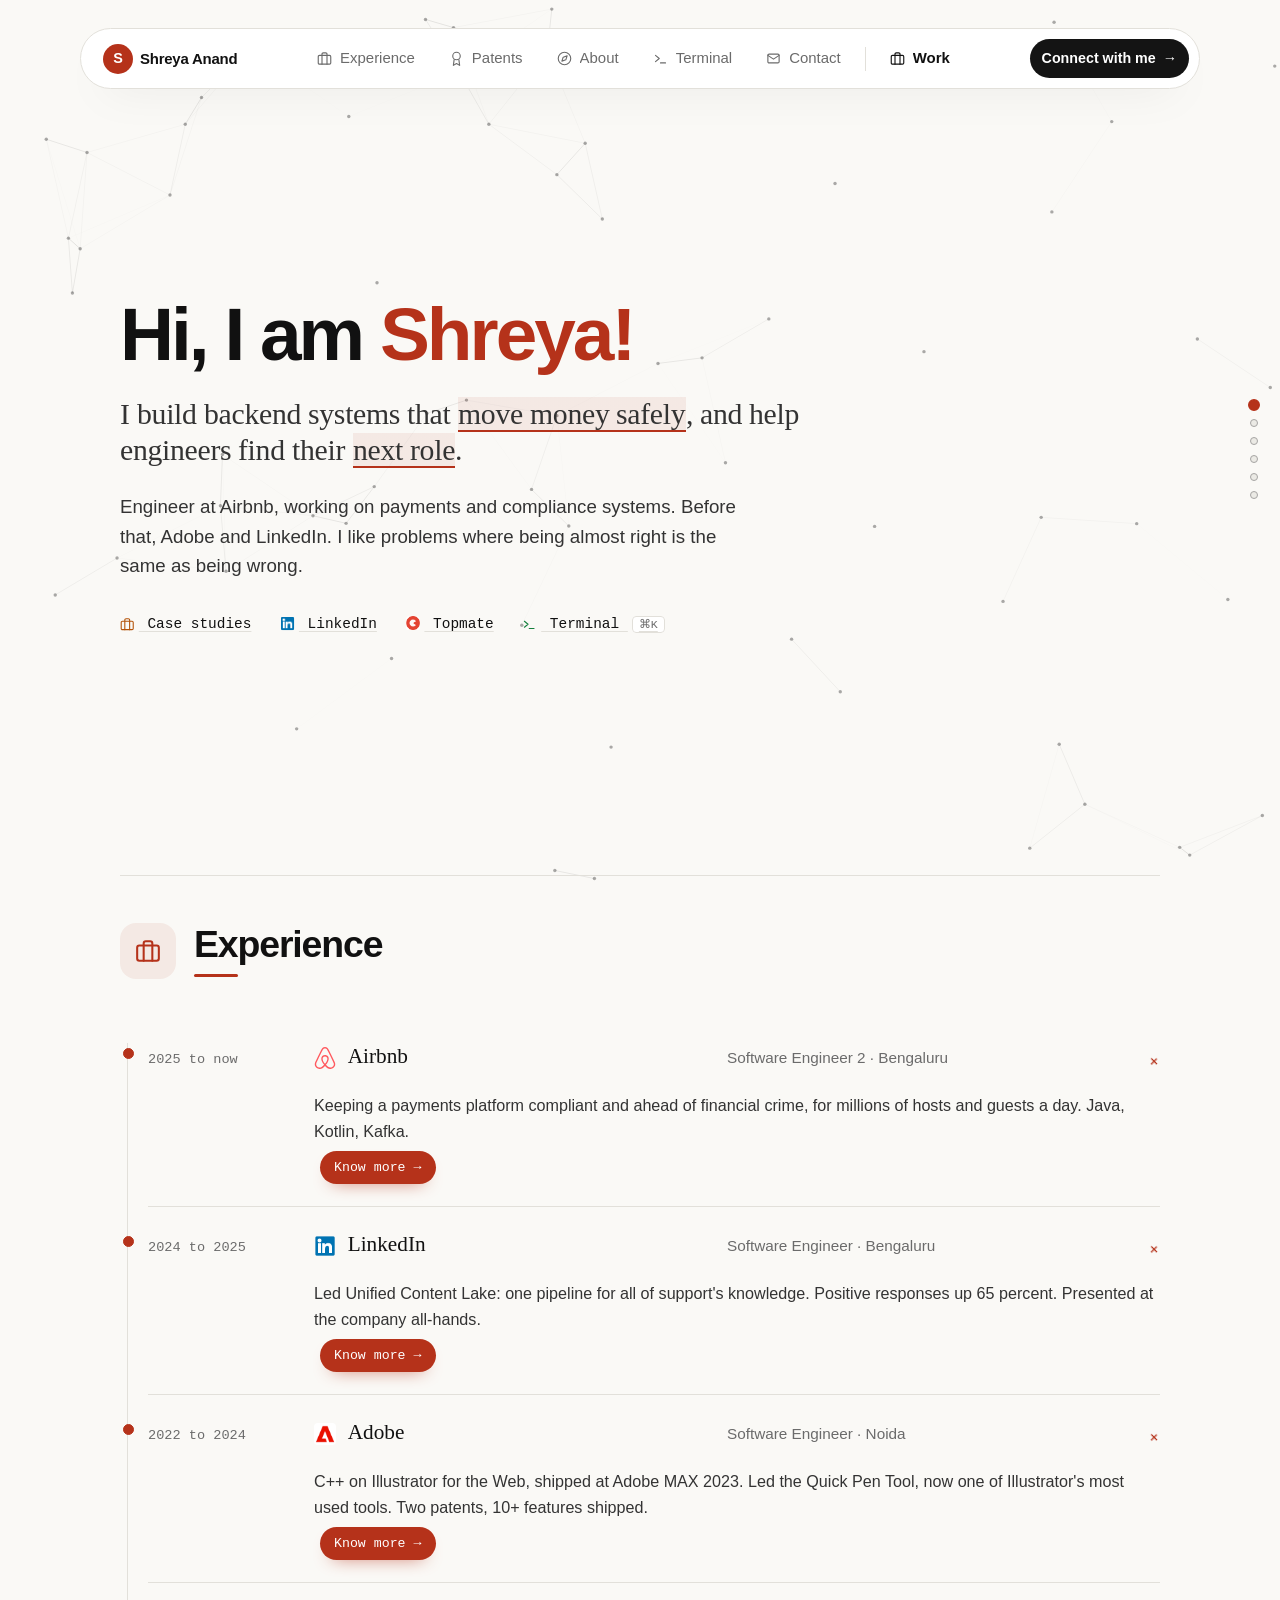
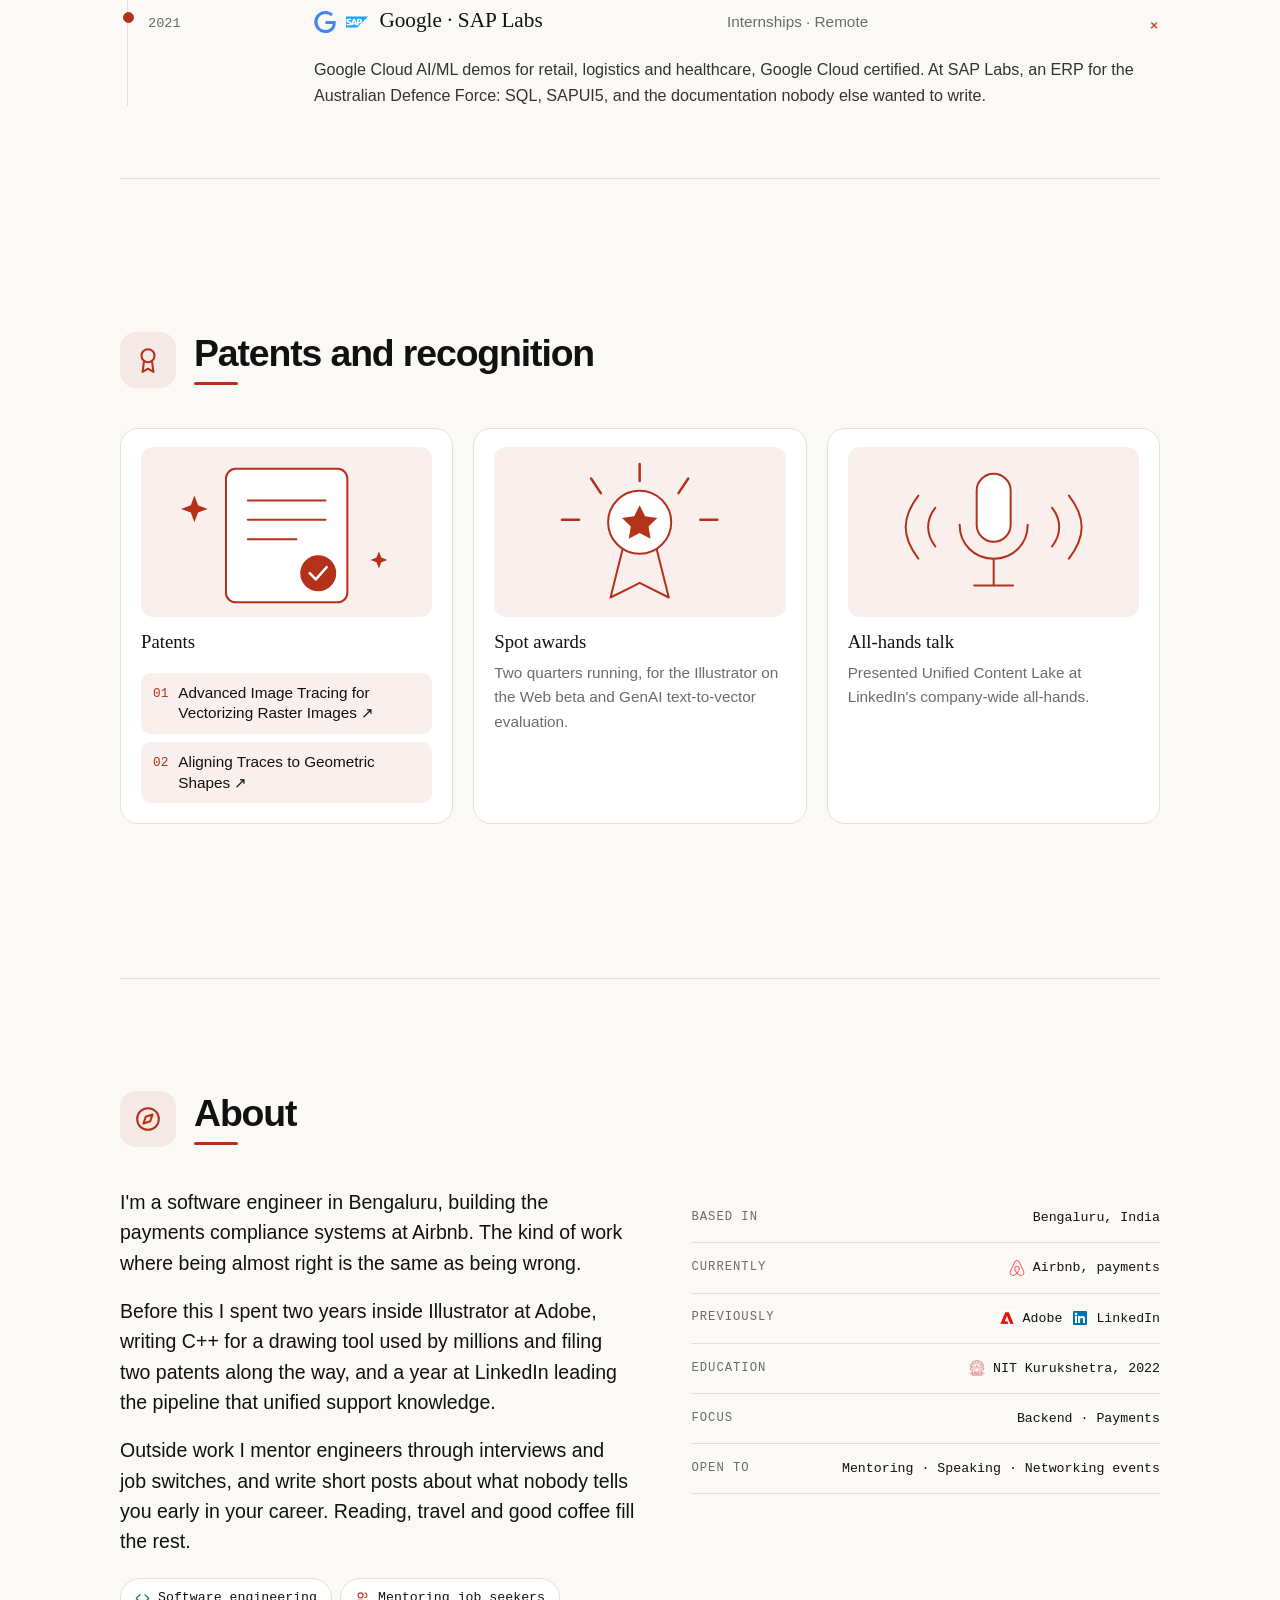
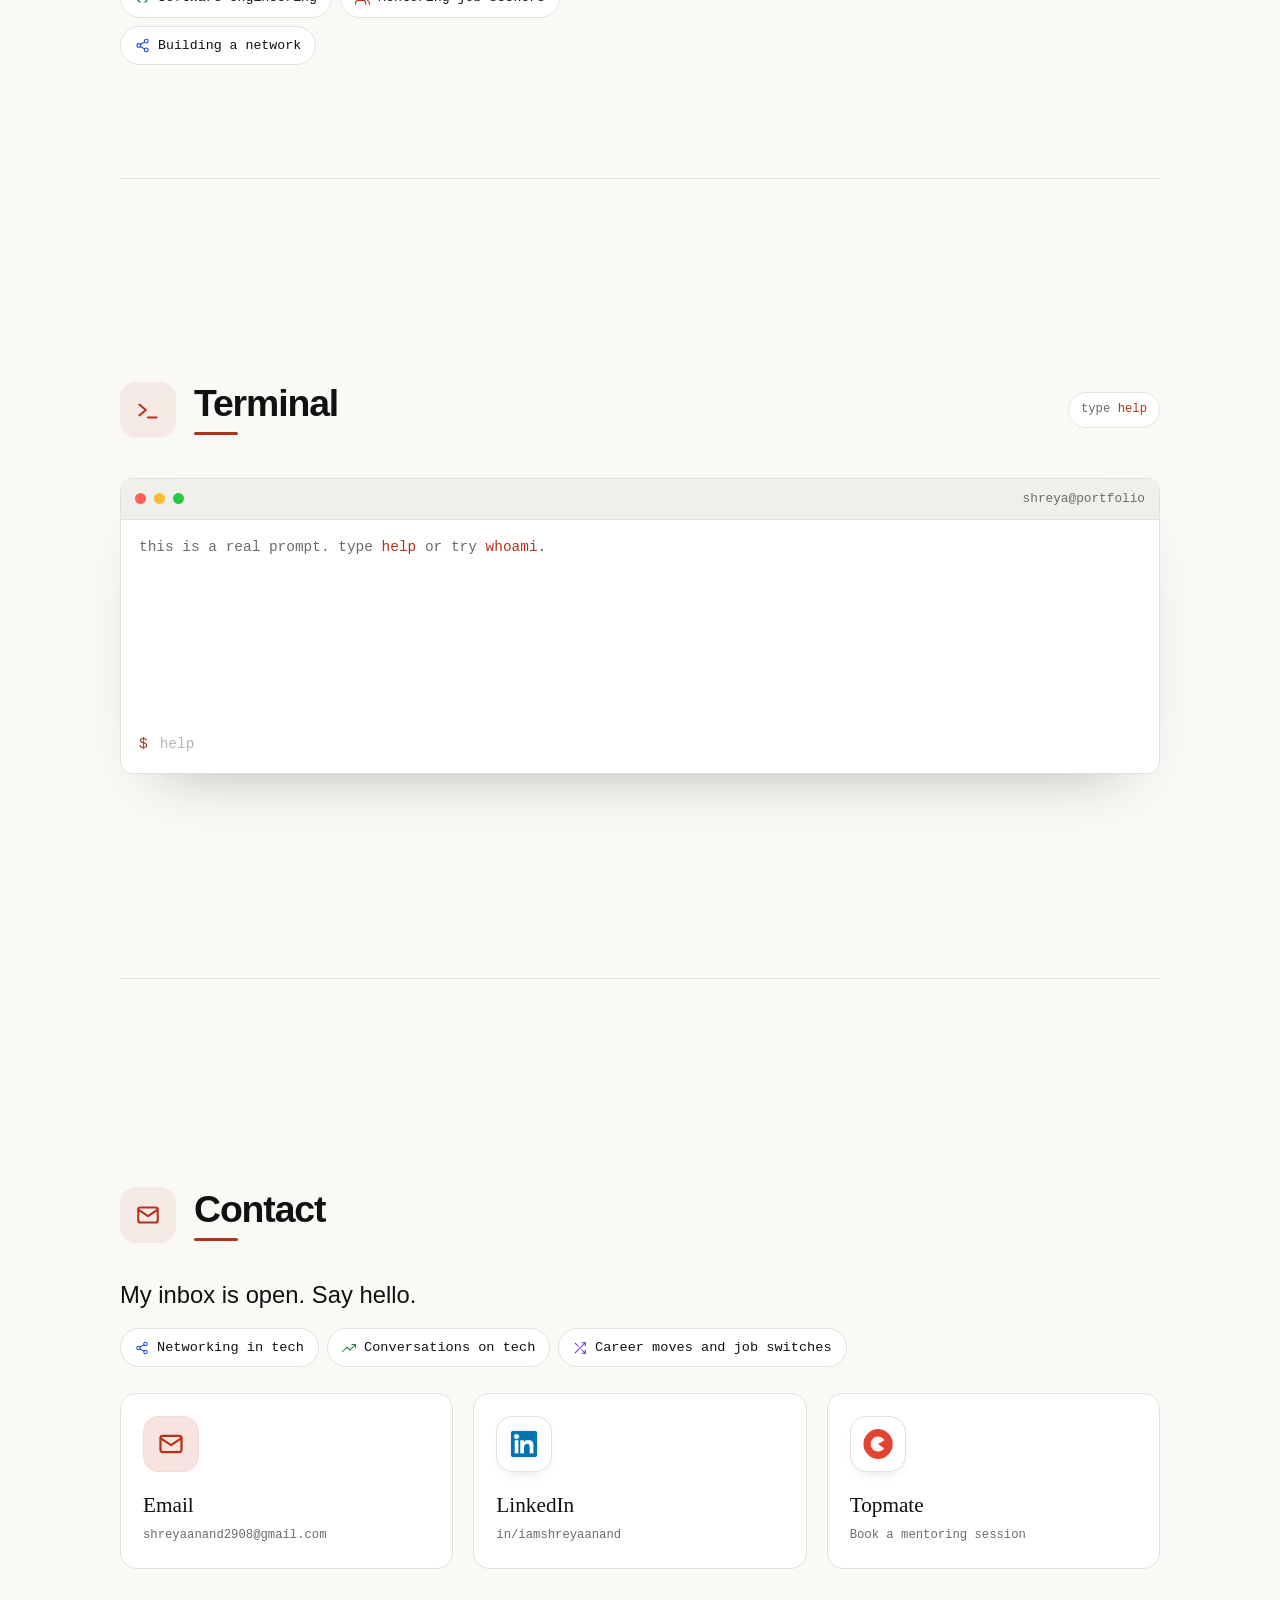
<file: index.html>
<!doctype html>
<html lang="en">
<head>
  <meta charset="utf-8">
  <meta name="viewport" content="width=device-width, initial-scale=1">
  <title>Shreya Anand</title>
  <meta name="description" content="Shreya Anand. Software engineer at Airbnb building backend systems for payments compliance. Previously Adobe and LinkedIn. Mentors job seekers.">
  <link rel="stylesheet" href="styles.css?v=202610261329">
</head>
<body>
  <canvas id="net" aria-hidden="true"></canvas>
  <div class="progress" id="progress" aria-hidden="true"></div>

  <header class="top">
    <nav class="bar" aria-label="Main">
      <a class="brand" href="index.html" aria-current="page"><span class="brand-dot">S</span><span class="brand-name">Shreya Anand</span></a>
      <span class="group sections">
        <span class="glider" aria-hidden="true"></span>
        <a href="#experience"><i class="ic" data-icon="briefcase"></i><span class="lbl">Experience</span></a>
        <a href="#patents"><i class="ic" data-icon="award"></i><span class="lbl">Patents</span></a>
        <a href="#about"><i class="ic" data-icon="compass"></i><span class="lbl">About</span></a>
        <a href="#terminal"><i class="ic" data-icon="terminal"></i><span class="lbl">Terminal</span></a>
        <a href="#contact"><i class="ic" data-icon="mail"></i><span class="lbl">Contact</span></a>
        <span class="sep" aria-hidden="true"></span>
        <a class="page" href="work.html"><i class="ic" data-icon="briefcase"></i><span class="lbl">Work</span></a>
      </span>
      <a class="cta" href="#contact">Connect with me <span class="cta-arrow">→</span></a>
    </nav>
  </header>

  <main>
    <section class="hero">
      <p class="hello"><span class="hello-w">Hi,</span> <span class="hello-w">I</span> <span class="hello-w">am</span> <span class="hello-w name">Shreya!</span></p>
      <h1>I build backend systems that <span class="mark" data-mark>move money safely</span>, and help engineers find their <span class="mark" data-mark>next role</span>.</h1>
      <p class="lede">Engineer at Airbnb, working on payments and compliance systems. Before that, Adobe and LinkedIn. I like problems where being almost right is the same as being wrong.</p>
      <p class="hero-links">
        <a href="work.html"><i class="ic" data-icon="briefcase"></i> Case studies</a>
        <a href="https://www.linkedin.com/in/iamshreyaanand"><img class="logo-sm" src="img/linkedin.png" alt="LinkedIn logo"> LinkedIn</a>
        <a href="https://topmate.io/iamshreyaanand"><img class="logo-sm" src="img/topmate.png" alt="Topmate logo"> Topmate</a>
        <a href="#terminal" class="term-link"><i class="ic" data-icon="terminal"></i> Terminal <kbd>⌘K</kbd></a>
      </p>
    </section>

    <section id="experience" class="section reveal">
      <h2><span class="num">01</span><i class="ic" data-icon="briefcase"></i>Experience</h2>
      <div class="xp">
        <details open>
          <summary><span class="when">2025 to now</span><span class="org"><img class="logo-sm" src="img/airbnb.svg" alt="Airbnb logo">Airbnb</span><span class="role">Software Engineer 2 · Bengaluru</span><span class="chev">+</span></summary>
          <div class="xp-body"><p>Keeping a payments platform compliant and ahead of financial crime, for millions of hosts and guests a day. Java, Kotlin, Kafka. <a class="know" href="work.html#payments-compliance">Know more<span class="know-arrow">→</span></a></p></div>
        </details>
        <details open>
          <summary><span class="when">2024 to 2025</span><span class="org"><img class="logo-sm" src="img/linkedin.png" alt="LinkedIn logo">LinkedIn</span><span class="role">Software Engineer · Bengaluru</span><span class="chev">+</span></summary>
          <div class="xp-body"><p>Led Unified Content Lake: one pipeline for all of support's knowledge. Positive responses up 65 percent. Presented at the company all-hands. <a class="know" href="work.html#content-lake">Know more<span class="know-arrow">→</span></a></p></div>
        </details>
        <details open>
          <summary><span class="when">2022 to 2024</span><span class="org"><img class="logo-sm" src="img/adobe.png" alt="Adobe logo">Adobe</span><span class="role">Software Engineer · Noida</span><span class="chev">+</span></summary>
          <div class="xp-body"><p>C++ on Illustrator for the Web, shipped at Adobe MAX 2023. Led the Quick Pen Tool, now one of Illustrator's most used tools. Two patents, 10+ features shipped. <a class="know" href="work.html#quick-pen">Know more<span class="know-arrow">→</span></a></p></div>
        </details>
        <details open>
          <summary><span class="when">2021</span><span class="org"><img class="logo-sm" src="img/google.svg" alt="Google logo"><img class="logo-sm" src="img/sap.svg" alt="SAP logo">Google · SAP Labs</span><span class="role">Internships · Remote</span><span class="chev">+</span></summary>
          <div class="xp-body"><p>Google Cloud AI/ML demos for retail, logistics and healthcare, Google Cloud certified. At SAP Labs, an ERP for the Australian Defence Force: SQL, SAPUI5, and the documentation nobody else wanted to write.</p></div>
        </details>
      </div>
    </section>

    <section id="patents" class="section reveal">
      <h2><span class="num">02</span><i class="ic" data-icon="award"></i>Patents and recognition</h2>
      <div class="viz-grid">
        <div class="viz"><svg class="ill" viewBox="0 0 240 140" aria-hidden="true">
  <rect class="ill-doc" x="70" y="18" width="100" height="110" rx="8"/>
  <g class="ill-lines"><path d="M88 44h64"/><path d="M88 60h64"/><path d="M88 76h40"/></g>
  <g class="ill-seal"><circle cx="146" cy="104" r="14"/><path d="M139 104l5 5 9-10"/></g>
  <g class="ill-spark"><path d="M44 40l3 8 8 3-8 3-3 8-3-8-8-3 8-3z"/><path d="M196 86l2 5 5 2-5 2-2 5-2-5-5-2 5-2z"/></g>
</svg><h3>Patents</h3><ol class="patent-links">
          <li><a href="https://patents.google.com/patent/US20260024212A1/en"><span class="pn">01</span>Advanced Image Tracing for Vectorizing Raster Images ↗</a></li>
          <li><a href="https://patents.google.com/patent/US20260057577A1/en"><span class="pn">02</span>Aligning Traces to Geometric Shapes ↗</a></li>
        </ol></div>
        <div class="viz"><svg class="ill" viewBox="0 0 240 140" aria-hidden="true">
  <g class="ill-rays"><path d="M120 14v14M160 26l-8 12M80 26l8 12M184 60h-14M56 60h14"/></g>
  <circle class="ill-medal" cx="120" cy="62" r="26"/>
  <path class="ill-star" d="M120 48l4.5 9 10 1.5-7.2 7 1.7 10-9-4.7-9 4.7 1.7-10-7.2-7 10-1.5z"/>
  <g class="ill-ribbon"><path d="M106 84l-10 40 24-12 24 12-10-40"/></g>
</svg><h3>Spot awards</h3><p>Two quarters running, for the Illustrator on the Web beta and GenAI text-to-vector evaluation.</p></div>
        <div class="viz"><svg class="ill" viewBox="0 0 240 140" aria-hidden="true">
  <rect class="ill-mic" x="106" y="22" width="28" height="56" rx="14"/>
  <path class="ill-micline" d="M92 64c0 16 12 28 28 28s28-12 28-28M120 92v22M104 114h32"/>
  <g class="ill-wave"><path d="M72 50c-8 10-8 22 0 32"/><path d="M58 40c-14 18-14 34 0 52"/><path d="M168 50c8 10 8 22 0 32"/><path d="M182 40c14 18 14 34 0 52"/></g>
</svg><h3>All-hands talk</h3><p>Presented Unified Content Lake at LinkedIn's company-wide all-hands.</p></div>
      </div>
    </section>

    <section id="about" class="section reveal">
      <h2><span class="num">03</span><i class="ic" data-icon="compass"></i>About</h2>
      <div class="about">
        <div class="about-prose">
          <p>I'm a software engineer in <em>Bengaluru</em>, building the <em>payments compliance</em> systems at Airbnb. The kind of work where being almost right is the same as being wrong.</p>
          <p>Before this I spent two years inside <em>Illustrator</em> at Adobe, writing C++ for a drawing tool used by millions and filing <em>two patents</em> along the way, and a year at <em>LinkedIn</em> leading the pipeline that unified support knowledge.</p>
          <p>Outside work I <em>mentor</em> engineers through interviews and job switches, and write short posts about what nobody tells you early in your career. Reading, travel and good coffee fill the rest.</p>
          <div class="about-pills">
            <a class="apill" href="work.html"><i class="ic" data-icon="code"></i>Software engineering</a>
            <a class="apill" href="work.html#mentoring"><i class="ic" data-icon="users"></i>Mentoring job seekers</a>
            <a class="apill" href="https://www.linkedin.com/in/iamshreyaanand/recent-activity/all/"><i class="ic" data-icon="share"></i>Building a network</a>
          </div>
        </div>
        <ul class="about-list">
          <li class="stagger"><span class="k">Based in</span><span class="v">Bengaluru, India</span></li>
          <li class="stagger"><span class="k">Currently</span><span class="v"><img class="logo-sm" src="img/airbnb.svg" alt="Airbnb logo">Airbnb, payments</span></li>
          <li class="stagger"><span class="k">Previously</span><span class="v"><img class="logo-sm" src="img/adobe.png" alt="Adobe logo">Adobe <img class="logo-sm" src="img/linkedin.png" alt="LinkedIn logo">LinkedIn</span></li>
          <li class="stagger"><span class="k">Education</span><span class="v"><img class="logo-sm" src="img/nitkkr.png" alt="NIT Kurukshetra logo">NIT Kurukshetra, 2022</span></li>
          <li class="stagger"><span class="k">Focus</span><span class="v">Backend · Payments</span></li>
          <li class="stagger"><span class="k">Open to</span><span class="v">Mentoring · Speaking · Networking events</span></li>
        </ul>
      </div>
    </section>




    <section id="terminal" class="section reveal">
      <h2><span class="num">04</span><i class="ic" data-icon="terminal"></i>Terminal <span class="h2-hint">type <code>help</code></span></h2>
      <div class="term" id="term">
        <div class="term-bar"><span></span><span></span><span></span><em>shreya@portfolio</em></div>
        <div class="term-out" id="term-out"></div>
        <form class="term-in" id="term-form" autocomplete="off">
          <span class="prompt">$</span>
          <input id="term-input" type="text" spellcheck="false" aria-label="Terminal input" placeholder="help">
        </form>
      </div>
    </section>

    <section id="contact" class="section reveal contact">
      <h2><span class="num">05</span><i class="ic" data-icon="mail"></i>Contact</h2>
      <div class="contact-note">
        <p class="big">My inbox is open. Say hello.</p>
        <ul class="chips open-for">
          <li><i class="ic" data-icon="share"></i>Networking in tech</li>
          <li><i class="ic" data-icon="trending"></i>Conversations on tech</li>
          <li><i class="ic" data-icon="shuffle"></i>Career moves and job switches</li>
        </ul>
      </div>
      <div class="contact-grid">
        <a class="contact-card" href="mailto:shreyaanand2908@gmail.com"><i class="ic big" data-icon="mail"></i><span>Email</span><small>shreyaanand2908@gmail.com</small></a>
        <a class="contact-card" href="https://www.linkedin.com/in/iamshreyaanand"><span class="logo"><img src="img/linkedin.png" alt="LinkedIn logo"></span><span>LinkedIn</span><small>in/iamshreyaanand</small></a>
        <a class="contact-card" href="https://topmate.io/iamshreyaanand"><span class="logo"><img src="img/topmate.png" alt="Topmate logo"></span><span>Topmate</span><small>Book a mentoring session</small></a>
      </div>
    </section>
  </main>

  <script src="app.js?v=202610261329"></script>
</body>
</html>
</file>
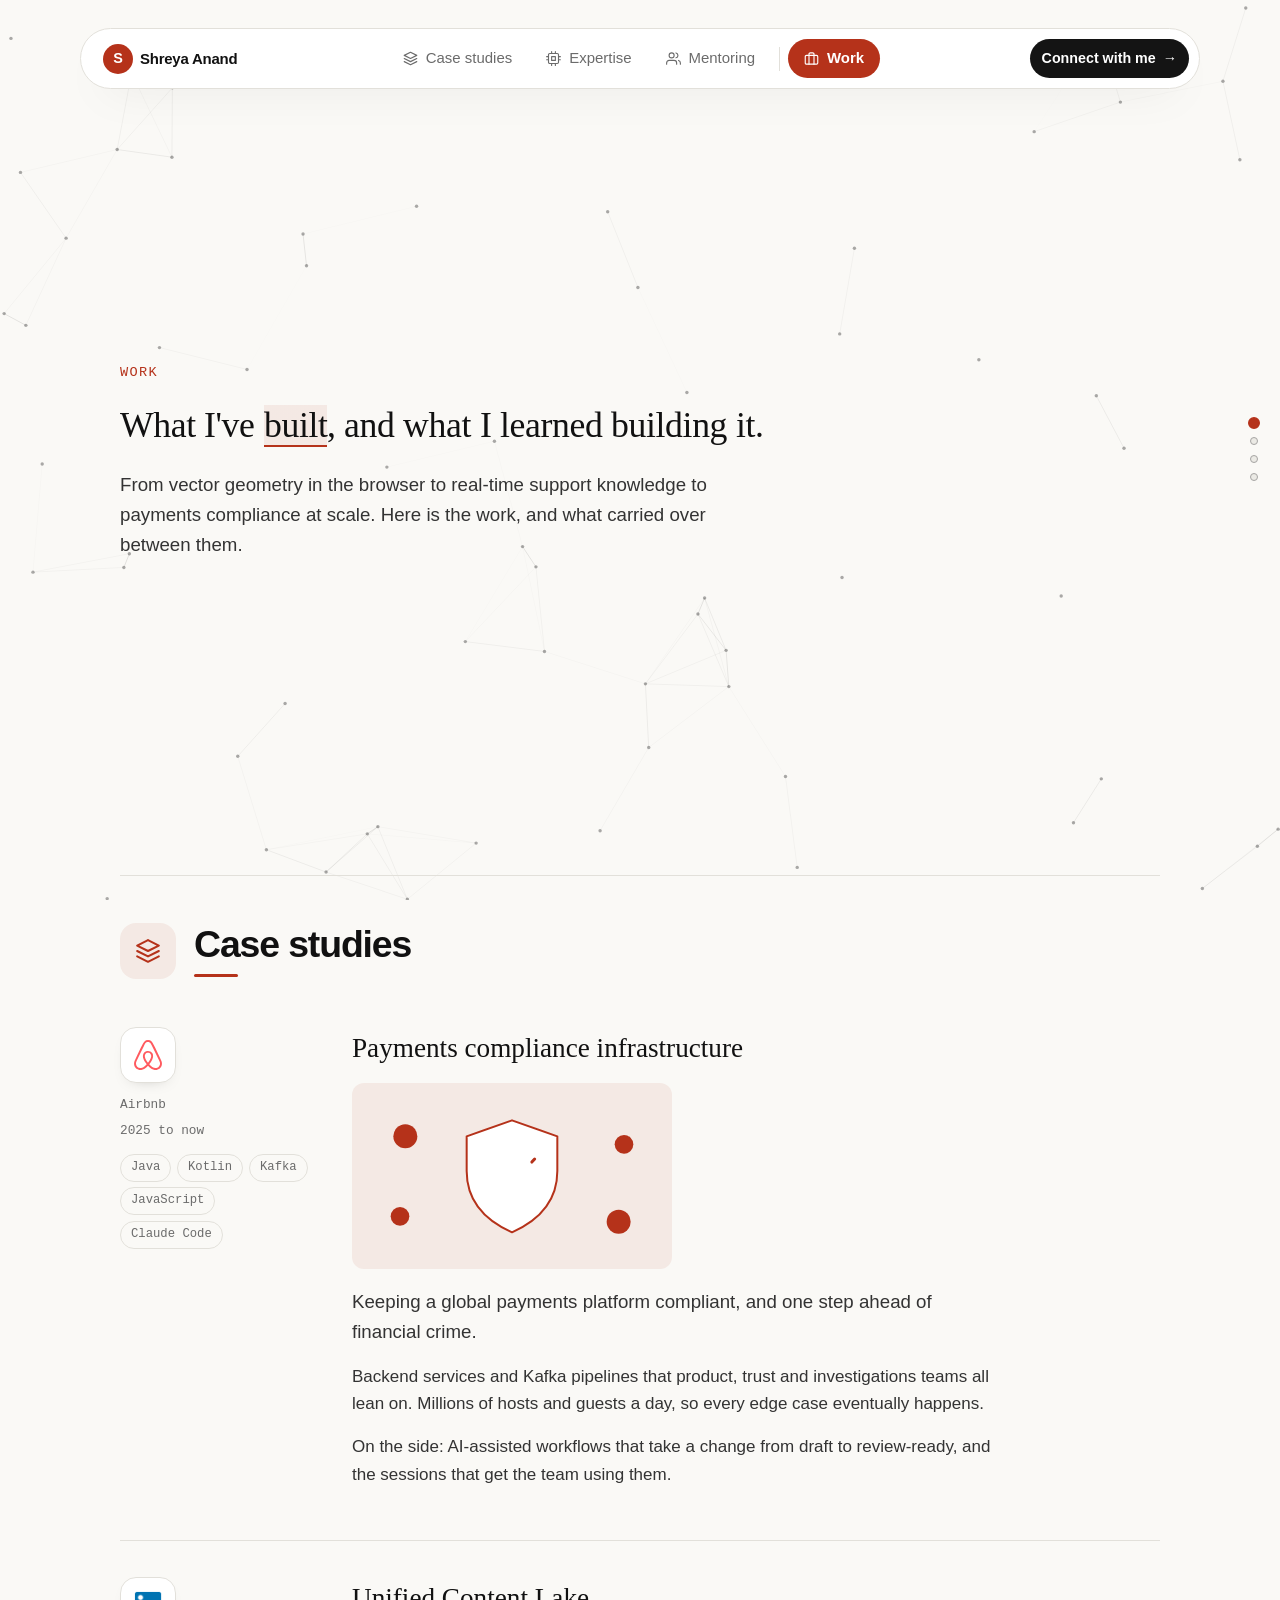
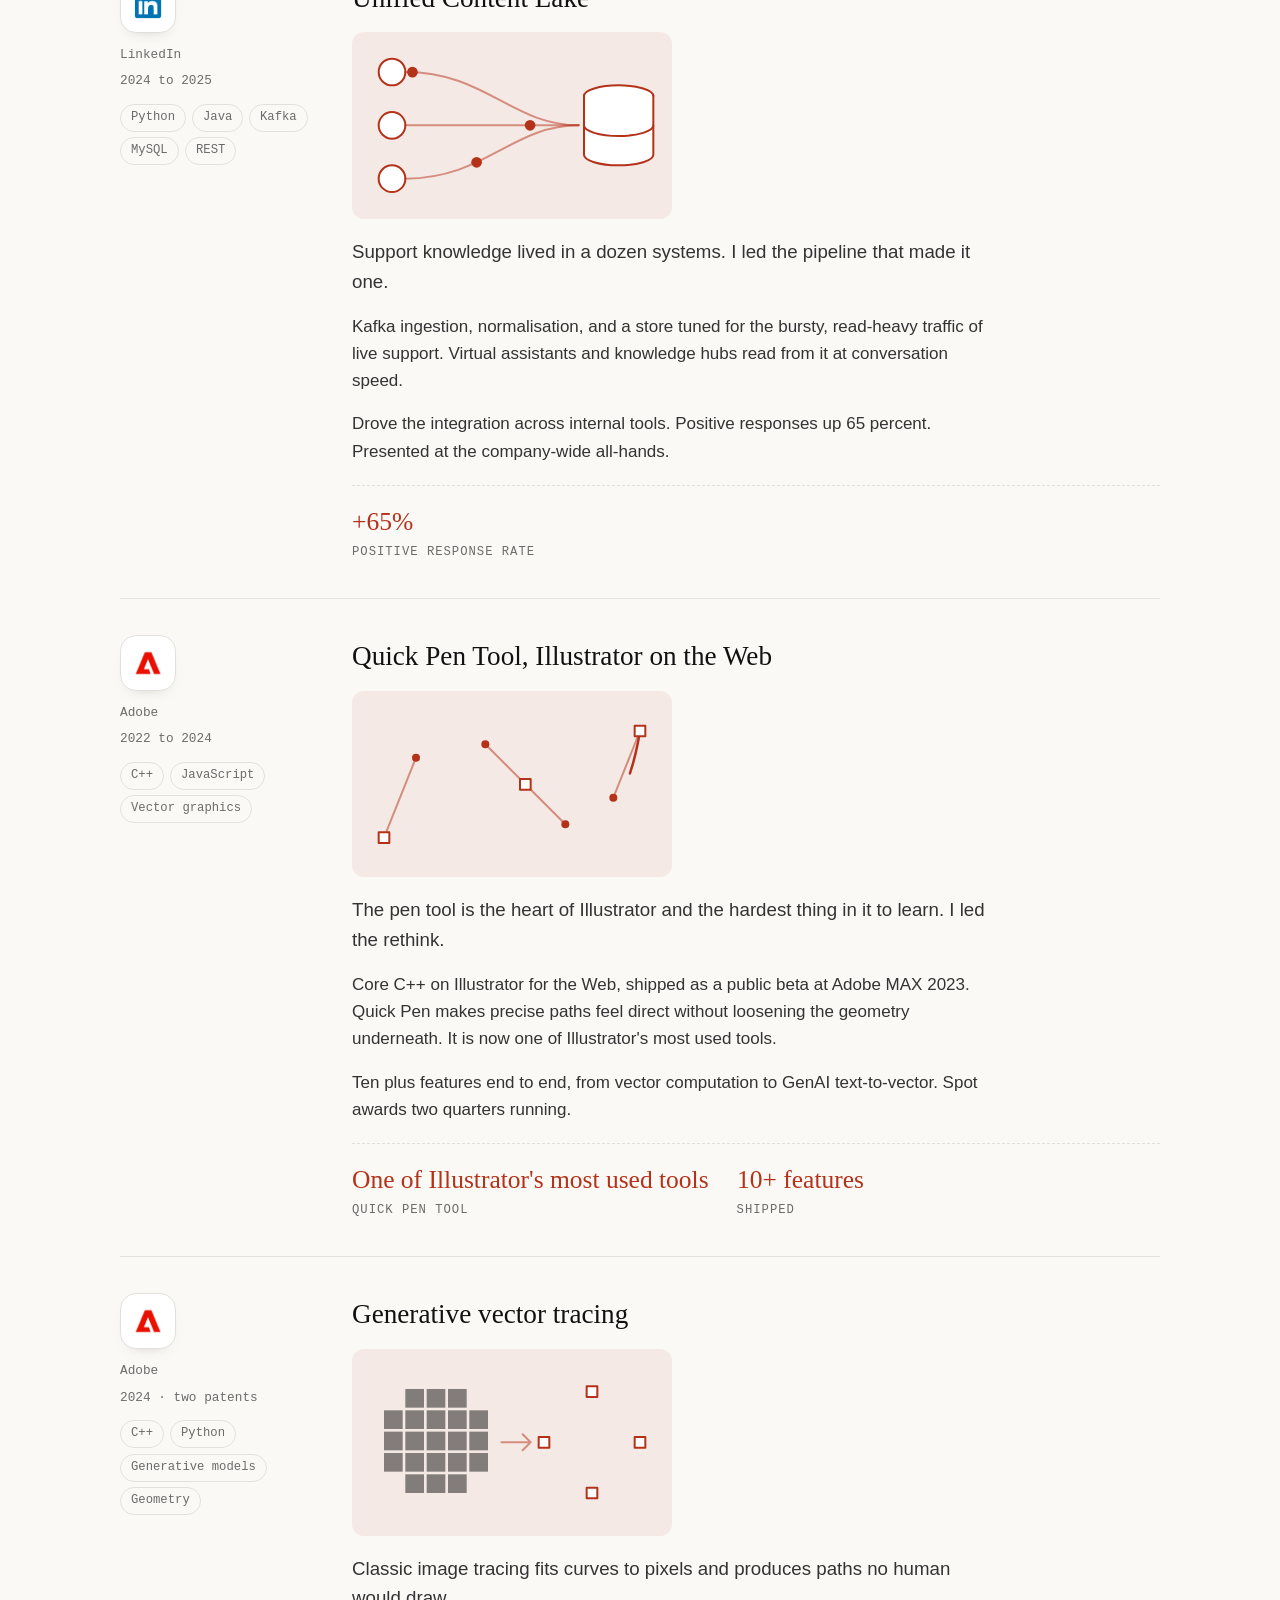
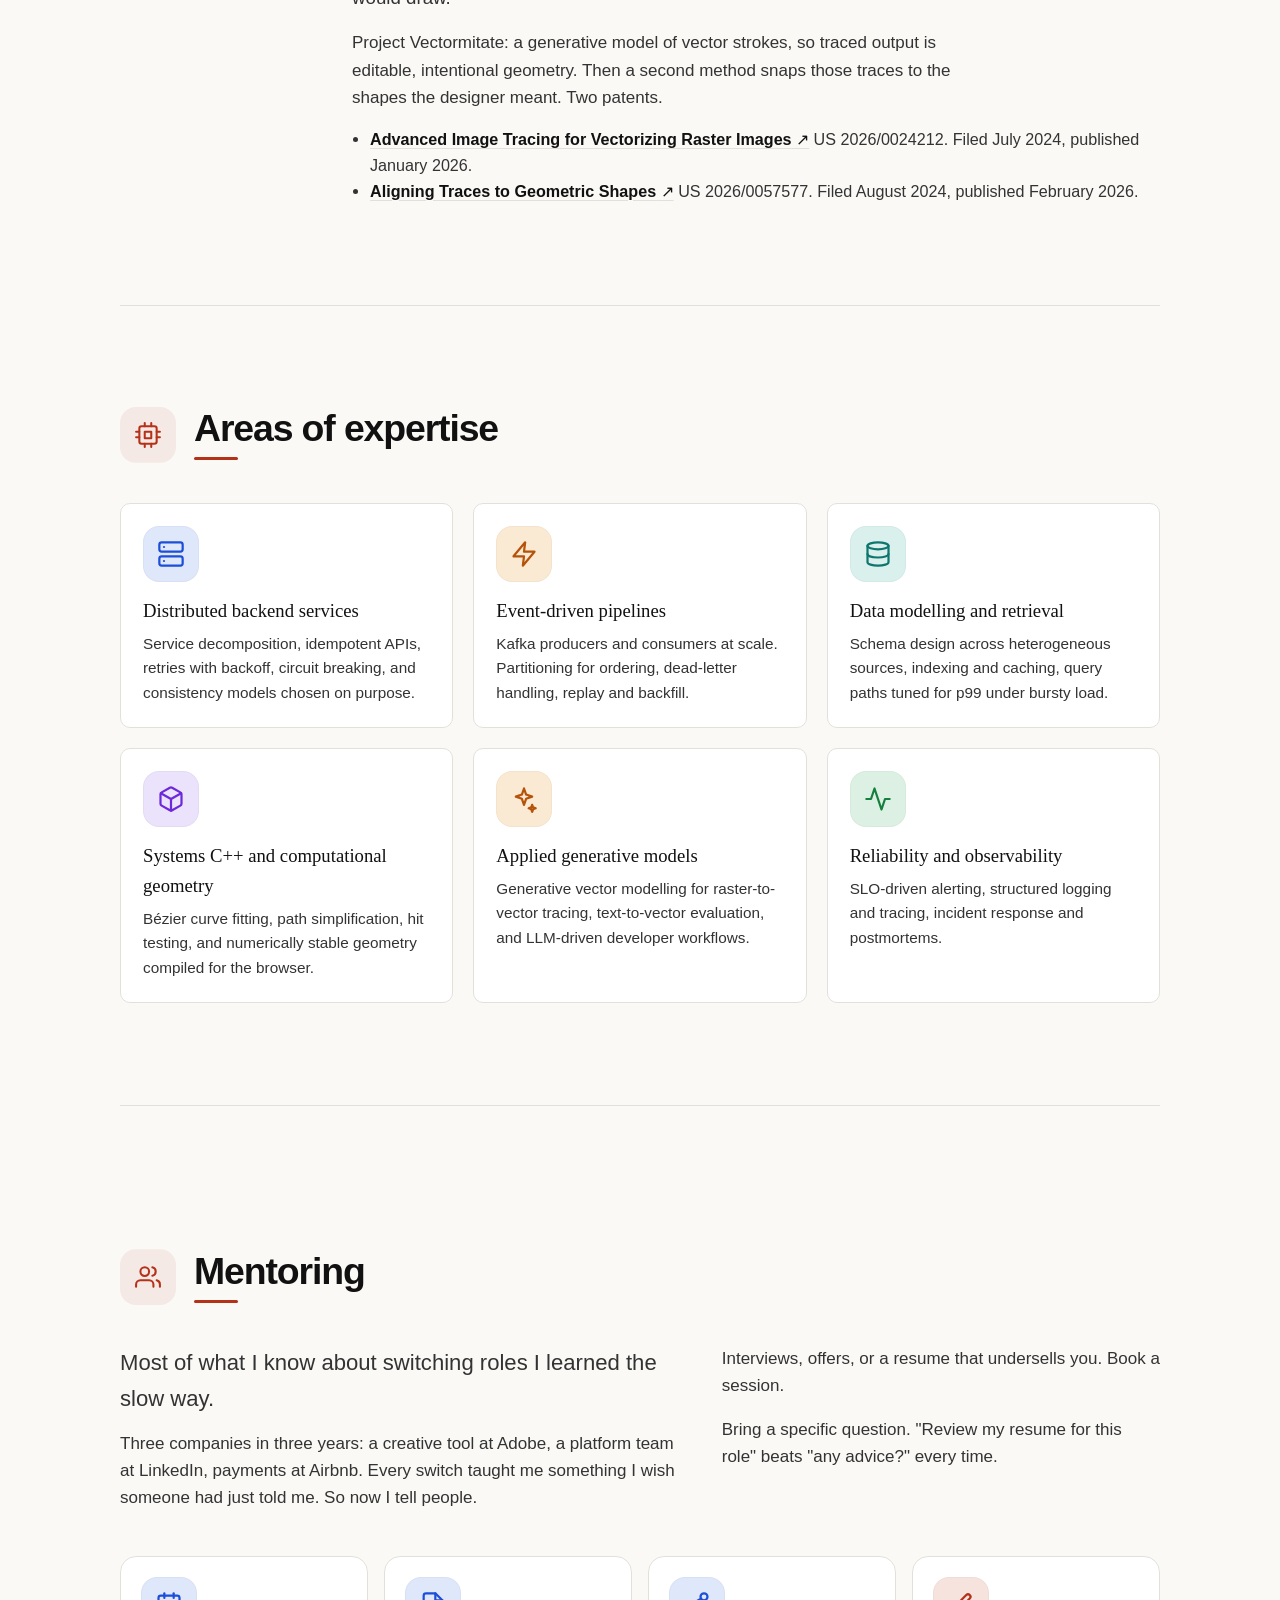
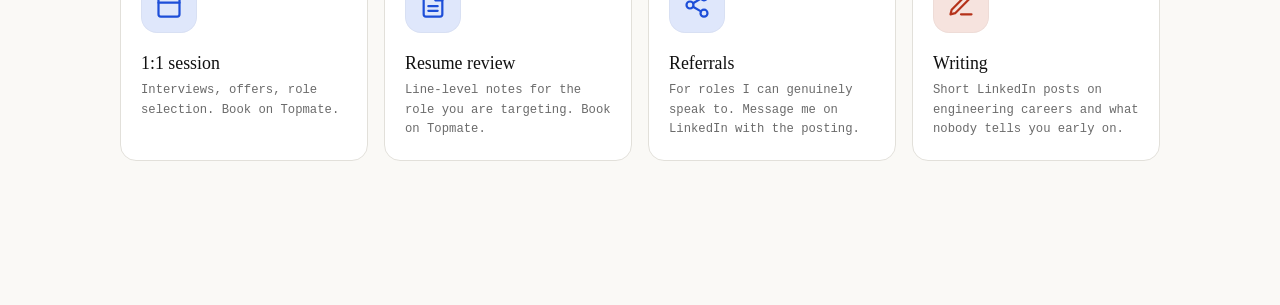
<file: work.html>
<!doctype html>
<html lang="en">
<head>
  <meta charset="utf-8">
  <meta name="viewport" content="width=device-width, initial-scale=1">
  <title>Work · Shreya Anand</title>
  <meta name="description" content="Technical work by Shreya Anand: payments compliance systems at Airbnb, Unified Content Lake at LinkedIn, Quick Pen Tool and generative vector tracing at Adobe. Plus mentoring for engineers.">
  <link rel="stylesheet" href="styles.css?v=202610261329">
</head>
<body>
  <canvas id="net" aria-hidden="true"></canvas>
  <div class="progress" id="progress" aria-hidden="true"></div>

  <header class="top">
    <nav class="bar" aria-label="Main">
      <a class="brand" href="index.html"><span class="brand-dot">S</span><span class="brand-name">Shreya Anand</span></a>
      <span class="group sections">
        <span class="glider" aria-hidden="true"></span>
        <a href="#case-studies"><i class="ic" data-icon="layers"></i><span class="lbl">Case studies</span></a>
        <a href="#expertise"><i class="ic" data-icon="cpu"></i><span class="lbl">Expertise</span></a>
        <a href="#mentoring"><i class="ic" data-icon="users"></i><span class="lbl">Mentoring</span></a>
        <span class="sep" aria-hidden="true"></span>
        <a class="page" href="work.html" aria-current="page"><i class="ic" data-icon="briefcase"></i><span class="lbl">Work</span></a>
      </span>
      <a class="cta" href="index.html#contact">Connect with me <span class="cta-arrow">→</span></a>
    </nav>
  </header>

  <main>
    <section class="page-head">
      <p class="eyebrow"><span class="num">Work</span></p>
      <h1>What I've <span class="mark" data-mark>built</span>, and what I learned building it.</h1>
      <p class="lede">From vector geometry in the browser to real-time support knowledge to payments compliance at scale. Here is the work, and what carried over between them.</p>
    </section>

    <section id="case-studies" class="section reveal">
      <h2><span class="num">01</span><i class="ic" data-icon="layers"></i>Case studies</h2>

      <article class="study" id="payments-compliance">
        <div class="study-side">
          <span class="logo"><img src="img/airbnb.svg" alt="Airbnb logo"></span>
          <span class="case-meta">Airbnb</span>
          <span class="case-meta">2025 to now</span>
          <ul class="chips"><li>Java</li><li>Kotlin</li><li>Kafka</li><li>JavaScript</li><li>Claude Code</li></ul>
        </div>
        <div class="study-main">
          <h3>Payments compliance infrastructure</h3>
          <svg class="ill" viewBox="0 0 240 140" aria-hidden="true">
  <circle class="ill-ring" cx="120" cy="70" r="40"/><circle class="ill-ring r2" cx="120" cy="70" r="40"/>
  <path class="ill-shield" d="M120 28l34 12v26c0 24-16 38-34 46-18-8-34-22-34-46V40z"/>
  <path class="ill-tick" d="M104 70l11 11 22-24"/>
  <g class="ill-coins"><circle cx="40" cy="40" r="9"/><circle cx="36" cy="100" r="7"/><circle cx="204" cy="46" r="7"/><circle cx="200" cy="104" r="9"/></g>
</svg><p class="study-lead">Keeping a global payments platform compliant, and one step ahead of financial crime.</p>
          <p>Backend services and Kafka pipelines that product, trust and investigations teams all lean on. Millions of hosts and guests a day, so every edge case eventually happens.</p>
          <p>On the side: AI-assisted workflows that take a change from draft to review-ready, and the sessions that get the team using them.</p>
        </div>
      </article>

      <article class="study" id="content-lake">
        <div class="study-side">
          <span class="logo"><img src="img/linkedin.png" alt="LinkedIn logo"></span>
          <span class="case-meta">LinkedIn</span>
          <span class="case-meta">2024 to 2025</span>
          <ul class="chips"><li>Python</li><li>Java</li><li>Kafka</li><li>MySQL</li><li>REST</li></ul>
        </div>
        <div class="study-main">
          <h3>Unified Content Lake</h3>
          <svg class="ill" viewBox="0 0 240 140" aria-hidden="true">
  <g class="ill-src"><circle cx="30" cy="30" r="10"/><circle cx="30" cy="70" r="10"/><circle cx="30" cy="110" r="10"/></g>
  <path id="pl1" class="ill-line" d="M40 30 C 100 30, 120 70, 170 70"/><path id="pl2" class="ill-line" d="M40 70 L 170 70"/><path id="pl3" class="ill-line" d="M40 110 C 100 110, 120 70, 170 70"/>
  <g class="ill-store"><ellipse cx="200" cy="48" rx="26" ry="8"/><path d="M174 48v44c0 4.4 11.6 8 26 8s26-3.6 26-8V48"/><path d="M174 70c0 4.4 11.6 8 26 8s26-3.6 26-8"/></g>
  <circle class="ill-dot" r="4"><animateMotion dur="2.2s" repeatCount="indefinite" begin="0s"><mpath href="#pl1"/></animateMotion></circle>
  <circle class="ill-dot" r="4"><animateMotion dur="2.2s" repeatCount="indefinite" begin="0.7s"><mpath href="#pl2"/></animateMotion></circle>
  <circle class="ill-dot" r="4"><animateMotion dur="2.2s" repeatCount="indefinite" begin="1.4s"><mpath href="#pl3"/></animateMotion></circle>
</svg><p class="study-lead">Support knowledge lived in a dozen systems. I led the pipeline that made it one.</p>
          <p>Kafka ingestion, normalisation, and a store tuned for the bursty, read-heavy traffic of live support. Virtual assistants and knowledge hubs read from it at conversation speed.</p>
          <p>Drove the integration across internal tools. Positive responses up 65 percent. Presented at the company-wide all-hands.</p>
          <dl class="stats">
            <div><dt>Positive response rate</dt><dd data-count="65" data-prefix="+" data-suffix="%">+65%</dd></div>
          </dl>
        </div>
      </article>

      <article class="study" id="quick-pen">
        <div class="study-side">
          <span class="logo"><img src="img/adobe.png" alt="Adobe logo"></span>
          <span class="case-meta">Adobe</span>
          <span class="case-meta">2022 to 2024</span>
          <ul class="chips"><li>C++</li><li>JavaScript</li><li>Vector graphics</li></ul>
        </div>
        <div class="study-main">
          <h3>Quick Pen Tool, Illustrator on the Web</h3>
          <svg class="ill" viewBox="0 0 240 140" aria-hidden="true">
  <path class="ill-curve" d="M24 110 C 60 10, 120 10, 130 70 S 200 130, 216 30"/>
  <g class="ill-handles"><path d="M24 110 L 48 50"/><path d="M130 70 L 100 40 M130 70 L 160 100"/><path d="M216 30 L 196 80"/></g>
  <g class="ill-anchor"><rect x="20" y="106" width="8" height="8"/><rect x="126" y="66" width="8" height="8"/><rect x="212" y="26" width="8" height="8"/></g>
  <g class="ill-hdot"><circle cx="48" cy="50" r="3"/><circle cx="100" cy="40" r="3"/><circle cx="160" cy="100" r="3"/><circle cx="196" cy="80" r="3"/></g>
</svg><p class="study-lead">The pen tool is the heart of Illustrator and the hardest thing in it to learn. I led the rethink.</p>
          <p>Core C++ on Illustrator for the Web, shipped as a public beta at Adobe MAX 2023. Quick Pen makes precise paths feel direct without loosening the geometry underneath. It is now one of Illustrator's most used tools.</p>
          <p>Ten plus features end to end, from vector computation to GenAI text-to-vector. Spot awards two quarters running.</p>
          <dl class="stats">
            <div><dt>Quick Pen Tool</dt><dd>One of Illustrator's most used tools</dd></div>
            <div><dt>Shipped</dt><dd>10+ features</dd></div>
          </dl>
        </div>
      </article>

      <article class="study" id="vectormitate">
        <div class="study-side">
          <span class="logo"><img src="img/adobe.png" alt="Adobe logo"></span>
          <span class="case-meta">Adobe</span>
          <span class="case-meta">2024 · two patents</span>
          <ul class="chips"><li>C++</li><li>Python</li><li>Generative models</li><li>Geometry</li></ul>
        </div>
        <div class="study-main">
          <h3>Generative vector tracing</h3>
          <svg class="ill" viewBox="0 0 240 140" aria-hidden="true">
  <g class="ill-px">
    <rect x="40" y="30" width="14" height="14"/><rect x="56" y="30" width="14" height="14"/><rect x="72" y="30" width="14" height="14"/>
    <rect x="24" y="46" width="14" height="14"/><rect x="40" y="46" width="14" height="14"/><rect x="56" y="46" width="14" height="14"/><rect x="72" y="46" width="14" height="14"/><rect x="88" y="46" width="14" height="14"/>
    <rect x="24" y="62" width="14" height="14"/><rect x="40" y="62" width="14" height="14"/><rect x="56" y="62" width="14" height="14"/><rect x="72" y="62" width="14" height="14"/><rect x="88" y="62" width="14" height="14"/>
    <rect x="24" y="78" width="14" height="14"/><rect x="40" y="78" width="14" height="14"/><rect x="56" y="78" width="14" height="14"/><rect x="72" y="78" width="14" height="14"/><rect x="88" y="78" width="14" height="14"/>
    <rect x="40" y="94" width="14" height="14"/><rect x="56" y="94" width="14" height="14"/><rect x="72" y="94" width="14" height="14"/>
  </g>
  <path class="ill-arrow" d="M112 70h22m0 0l-6-6m6 6l-6 6"/>
  <path class="ill-vec" d="M180 32 C 206 32, 216 50, 216 70 S 206 108, 180 108 S 144 90, 144 70 S 154 32, 180 32 Z"/>
  <g class="ill-anchor"><rect x="176" y="28" width="8" height="8"/><rect x="212" y="66" width="8" height="8"/><rect x="176" y="104" width="8" height="8"/><rect x="140" y="66" width="8" height="8"/></g>
</svg><p class="study-lead">Classic image tracing fits curves to pixels and produces paths no human would draw.</p>
          <p>Project Vectormitate: a generative model of vector strokes, so traced output is editable, intentional geometry. Then a second method snaps those traces to the shapes the designer meant. Two patents.</p>
          <ul class="mini">
            <li><a href="https://patents.google.com/patent/US20260024212A1/en"><strong>Advanced Image Tracing for Vectorizing Raster Images</strong> ↗</a> US 2026/0024212. Filed July 2024, published January 2026.</li>
            <li><a href="https://patents.google.com/patent/US20260057577A1/en"><strong>Aligning Traces to Geometric Shapes</strong> ↗</a> US 2026/0057577. Filed August 2024, published February 2026.</li>
          </ul>
                  </div>
      </article>

    </section>

    <section id="expertise" class="section reveal">
      <h2><span class="num">02</span><i class="ic" data-icon="cpu"></i>Areas of expertise</h2>
      <div class="grid three tight">
        <article class="skill">
          <i class="ic big" data-icon="server"></i><h3>Distributed backend services</h3>
          <p>Service decomposition, idempotent APIs, retries with backoff, circuit breaking, and consistency models chosen on purpose.</p>
        </article>
        <article class="skill">
          <i class="ic big" data-icon="zap"></i><h3>Event-driven pipelines</h3>
          <p>Kafka producers and consumers at scale. Partitioning for ordering, dead-letter handling, replay and backfill.</p>
        </article>
        <article class="skill">
          <i class="ic big" data-icon="database"></i><h3>Data modelling and retrieval</h3>
          <p>Schema design across heterogeneous sources, indexing and caching, query paths tuned for p99 under bursty load.</p>
        </article>
        <article class="skill">
          <i class="ic big" data-icon="hexagon"></i><h3>Systems C++ and computational geometry</h3>
          <p>Bézier curve fitting, path simplification, hit testing, and numerically stable geometry compiled for the browser.</p>
        </article>
        <article class="skill">
          <i class="ic big" data-icon="sparkles"></i><h3>Applied generative models</h3>
          <p>Generative vector modelling for raster-to-vector tracing, text-to-vector evaluation, and LLM-driven developer workflows.</p>
        </article>
        <article class="skill">
          <i class="ic big" data-icon="activity"></i><h3>Reliability and observability</h3>
          <p>SLO-driven alerting, structured logging and tracing, incident response and postmortems.</p>
        </article>
      </div>
    </section>

    <section id="mentoring" class="section reveal">
      <h2><span class="num">03</span><i class="ic" data-icon="users"></i>Mentoring</h2>
      <div class="grid two mentor-intro">
        <div>
          <p class="big">Most of what I know about switching roles I learned the slow way.</p>
          <p>Three companies in three years: a creative tool at Adobe, a platform team at LinkedIn, payments at Airbnb. Every switch taught me something I wish someone had just told me. So now I tell people.</p>
        </div>
        <div>
          <p>Interviews, offers, or a resume that undersells you. Book a session.</p>
          <p>Bring a specific question. "Review my resume for this role" beats "any advice?" every time.</p>
        </div>
      </div>
      <div class="contact-grid four">
        <a class="contact-card" href="https://topmate.io/iamshreyaanand"><i class="ic big" data-icon="calendar"></i><span>1:1 session</span><small>Interviews, offers, role selection. Book on Topmate.</small></a>
        <a class="contact-card" href="https://topmate.io/iamshreyaanand"><i class="ic big" data-icon="file-text"></i><span>Resume review</span><small>Line-level notes for the role you are targeting. Book on Topmate.</small></a>
        <a class="contact-card" href="https://www.linkedin.com/in/iamshreyaanand"><i class="ic big" data-icon="share"></i><span>Referrals</span><small>For roles I can genuinely speak to. Message me on LinkedIn with the posting.</small></a>
        <a class="contact-card" href="https://www.linkedin.com/in/iamshreyaanand/recent-activity/all/"><i class="ic big" data-icon="edit"></i><span>Writing</span><small>Short LinkedIn posts on engineering careers and what nobody tells you early on.</small></a>
      </div>
    </section>
  </main>

  <script src="app.js?v=202610261329"></script>
</body>
</html>
</file>
<file: styles.css>
:root {
  --bg: #faf9f6; --ink: #111111; --muted: #6b6b6b; --rule: #e2e0da; --card: #ffffff;
  --accent: #b5321a; --accent-soft: rgba(181,50,26,.08);
  --max: 760px;
  --serif: "Iowan Old Style", "Palatino Linotype", "Book Antiqua", Palatino, Georgia, serif;
  --sans: -apple-system, BlinkMacSystemFont, "Segoe UI", Helvetica, Arial, sans-serif;
  --mono: "SF Mono", ui-monospace, Menlo, Consolas, "Liberation Mono", monospace;
}
* { box-sizing: border-box; }
html { font-size: 17px; -webkit-text-size-adjust: 100%; }
body { margin: 0; background: var(--bg); color: var(--ink); font-family: var(--sans); line-height: 1.6; padding: 0 16px; }
a { color: var(--ink); text-decoration: underline; text-decoration-color: var(--rule); text-underline-offset: 3px; transition: text-decoration-color .2s, color .2s; }
a:hover { text-decoration-color: var(--accent); }
code, kbd { font-family: var(--mono); font-size: .8em; }
kbd { border: 1px solid var(--rule); border-radius: 4px; padding: 1px 6px; color: var(--muted); background: var(--card); }

#net { position: fixed; inset: 0; width: 100%; height: 100%; z-index: 0; pointer-events: none; }
.progress { position: fixed; top: 0; left: 0; height: 2px; width: 0; background: var(--accent); z-index: 3; transition: width .1s linear; }
.top, main, footer { position: relative; z-index: 1; max-width: var(--max); margin: 0 auto; }

.top { display: flex; justify-content: center; align-items: center; padding: 18px 0; font-family: var(--mono); font-size: .8rem; }
.wordmark { text-decoration: none; letter-spacing: .02em; }
nav a { text-decoration: none; margin-left: 20px; color: var(--muted); position: relative; }
nav a::after { content: ""; position: absolute; left: 0; right: 0; bottom: -4px; height: 1px; background: var(--accent); transform: scaleX(0); transform-origin: left; transition: transform .25s; }
nav a:hover, nav a.active { color: var(--ink); }
nav a:hover::after, nav a.active::after { transform: scaleX(1); }

.hero { padding: 72px 0 56px; }
.eyebrow { font-family: var(--mono); font-size: .8rem; color: var(--muted); margin: 0 0 20px; display: flex; align-items: center; gap: 10px; }
.dot { width: 8px; height: 8px; border-radius: 50%; background: var(--accent); animation: pulse 2.2s infinite; }
@keyframes pulse { 0% { box-shadow: 0 0 0 0 rgba(181,50,26,.45);} 70% { box-shadow: 0 0 0 10px rgba(181,50,26,0);} 100% { box-shadow: 0 0 0 0 rgba(181,50,26,0);} }
h1 { font-family: var(--serif); font-weight: 400; font-size: 2.4rem; line-height: 1.2; letter-spacing: -.01em; margin: 0 0 24px; }
.mark { background-image: linear-gradient(var(--accent-soft), var(--accent-soft)); background-repeat: no-repeat; background-size: 0% 100%; background-position: 0 0; border-bottom: 2px solid transparent; transition: background-size .9s cubic-bezier(.2,.7,.2,1), border-color .6s; }
.mark.on { background-size: 100% 100%; border-bottom-color: var(--accent); }
.lede { font-size: 1.1rem; color: #333; margin: 0 0 28px; max-width: 620px; }
.hero-links a { margin-right: 24px; font-family: var(--mono); font-size: .85rem; }
.hero-links.stack a { display: block; margin: 0 0 10px; }
.term-link kbd { margin-left: 4px; }
.hint { font-family: var(--mono); font-size: .72rem; color: var(--muted); margin-top: 48px; opacity: .7; }

.section { border-top: 1px solid var(--rule); padding: 56px 0; }
.reveal { opacity: 0; transform: translateY(20px); transition: opacity .7s ease, transform .7s ease; }
.reveal.in { opacity: 1; transform: none; }
h2 { font-family: var(--mono); font-weight: 400; font-size: .8rem; text-transform: uppercase; letter-spacing: .1em; color: var(--muted); margin: 0 0 32px; display: flex; align-items: baseline; }
.num { color: var(--accent); margin-right: 12px; }
.h2-hint { margin-left: auto; text-transform: none; letter-spacing: 0; font-size: .72rem; opacity: .75; }
h3 { font-family: var(--serif); font-weight: 400; font-size: 1.3rem; margin: 0 0 8px; }
p { margin: 0 0 16px; }

.grid { display: grid; gap: 24px; }
.grid.three { grid-template-columns: repeat(3, 1fr); }
.grid.two { grid-template-columns: 1.3fr 1fr; gap: 32px; }

.pillar { position: relative; padding: 22px 20px 20px; margin: -22px -20px 0; border-radius: 10px; border: 1px solid transparent; transition: border-color .25s, background .25s, transform .25s, box-shadow .25s; outline: none; }
.pillar:hover, .pillar:focus-visible { background: var(--card); border-color: var(--rule); transform: translateY(-4px); box-shadow: 0 24px 50px -36px rgba(0,0,0,.35); }
.pillar-k { font-family: var(--mono); font-size: .72rem; color: var(--accent); display: block; margin-bottom: 10px; }
.pillar p { font-size: .95rem; color: #333; }
.pillar .more { font-family: var(--mono); font-size: .8rem; }
.chips { list-style: none; padding: 0; margin: 4px 0 0; display: flex; flex-wrap: wrap; gap: 6px; }
.chips li { font-family: var(--mono); font-size: .72rem; border: 1px solid var(--rule); border-radius: 999px; padding: 3px 10px; color: var(--muted); transition: border-color .2s, color .2s, background .2s; }
.pillar:hover .chips li { color: var(--ink); }
.chips li:hover { border-color: var(--accent); background: var(--accent-soft); }

.list { list-style: none; margin: 0; padding: 0; }
.list li { border-bottom: 1px solid var(--rule); font-size: .95rem; }
.list li:last-child { border-bottom: 0; }
.row-link { display: grid; grid-template-columns: 1fr 20px; align-items: center; column-gap: 12px; padding: 14px 8px; margin: 0 -8px; border-radius: 8px; text-decoration: none; transition: background .2s, padding-left .2s; }
.row-link .label { grid-column: 1; }
.row-link .arrow { grid-column: 2; grid-row: 1 / span 2; color: var(--muted); transition: transform .2s, color .2s; }
.row-link:hover { background: var(--card); padding-left: 14px; }
.row-link:hover .arrow { transform: translateX(4px); color: var(--accent); }
.label { display: block; font-family: var(--mono); font-size: .72rem; text-transform: uppercase; letter-spacing: .08em; color: var(--muted); margin-bottom: 4px; }
.list.plain li { display: grid; grid-template-columns: 140px 1fr; gap: 16px; align-items: baseline; padding: 14px 0; }
.list.plain .label { margin: 0; }
.stagger { opacity: 0; transform: translateX(-10px); transition: opacity .5s ease, transform .5s ease; }
.in .stagger { opacity: 1; transform: none; }
.in .stagger:nth-child(1) { transition-delay: .05s; } .in .stagger:nth-child(2) { transition-delay: .15s; }
.in .stagger:nth-child(3) { transition-delay: .25s; } .in .stagger:nth-child(4) { transition-delay: .35s; }

.xp details { border-bottom: 1px solid var(--rule); }
.xp details:last-child { border-bottom: 0; }
.xp summary { list-style: none; display: grid; grid-template-columns: 140px 1fr 1fr 20px; gap: 16px; align-items: baseline; padding: 20px 0; cursor: pointer; }
.xp summary::-webkit-details-marker { display: none; }
.xp summary:hover .org { color: var(--accent); }
.when { font-family: var(--mono); font-size: .8rem; color: var(--muted); }
.org { font-family: var(--serif); font-size: 1.25rem; transition: color .2s; }
.role { color: var(--muted); font-size: .9rem; }
.chev { font-family: var(--mono); color: var(--muted); text-align: right; transition: transform .25s, color .25s; }
details[open] .chev { transform: rotate(45deg); color: var(--accent); }
.xp-body { padding: 0 0 22px 156px; color: #333; font-size: .95rem; animation: fade .3s ease; }
.xp-body p { margin: 0; }
@keyframes fade { from { opacity: 0; transform: translateY(6px);} to { opacity: 1; transform: none;} }

.term { background: var(--card); border: 1px solid var(--rule); border-radius: 12px; overflow: hidden; font-family: var(--mono); font-size: .85rem; box-shadow: 0 30px 60px -40px rgba(0,0,0,.35); }
.term-bar { display: flex; align-items: center; gap: 8px; padding: 10px 14px; background: #f1efe9; border-bottom: 1px solid var(--rule); }
.term-bar span { width: 11px; height: 11px; border-radius: 50%; }
.term-bar span:nth-child(1) { background: #ff5f57; } .term-bar span:nth-child(2) { background: #febc2e; } .term-bar span:nth-child(3) { background: #28c840; }
.term-bar em { margin-left: auto; font-style: normal; color: var(--muted); font-size: .75rem; }
.term-out { padding: 16px 18px 0; min-height: 200px; max-height: 340px; overflow-y: auto; white-space: pre-wrap; line-height: 1.55; }
.term-out .cmd { color: var(--accent); } .term-out .dim { color: var(--muted); } .term-out .err { color: #b00020; }
.term-in { display: flex; align-items: center; gap: 10px; padding: 12px 18px 16px; }
.prompt { color: var(--accent); }
.term-in input { flex: 1; background: none; border: 0; outline: 0; color: var(--ink); font: inherit; caret-color: var(--accent); }
.term-in input::placeholder { color: #b8b5ad; }

.contact p { max-width: 560px; }
footer { display: flex; justify-content: space-between; flex-wrap: wrap; gap: 8px; border-top: 1px solid var(--rule); padding: 28px 0 48px; font-family: var(--mono); font-size: .75rem; color: var(--muted); }

@media (max-width: 680px) {
  html { font-size: 16px; }
  .hero { padding: 48px 0 40px; }
  h1 { font-size: 1.9rem; }
  nav a { margin-left: 14px; }
  .hero-links a { display: block; margin: 0 0 10px; }
  .grid.three, .grid.two { grid-template-columns: 1fr; gap: 20px; }
  .pillar { margin: 0; padding: 18px 16px; border-color: var(--rule); background: var(--card); }
  .list.plain li { grid-template-columns: 1fr; gap: 4px; }
  .xp summary { grid-template-columns: 1fr 20px; gap: 2px 12px; }
  .xp .when { grid-column: 1; grid-row: 1; } .xp .chev { grid-column: 2; grid-row: 1; }
  .xp .org { grid-column: 1; grid-row: 2; } .xp .role { grid-column: 1; grid-row: 3; }
  .xp-body { padding-left: 0; }
  .h2-hint { display: none; }
}
@media (prefers-reduced-motion: reduce) {
  .reveal, .stagger { opacity: 1; transform: none; transition: none; }
  .dot { animation: none; } .mark { transition: none; }
}

/* ---------- multi-page additions ---------- */
nav a[aria-current="page"] { color: var(--ink); }
nav a[aria-current="page"]::after { transform: scaleX(1); }
.page-head { padding: 56px 0 48px; }
.page-head .eyebrow .num { margin: 0; text-transform: uppercase; letter-spacing: .1em; }
.page-head h1 { font-size: 2.1rem; }
.h2-hint[href] { text-decoration: none; color: var(--muted); } .h2-hint[href]:hover { color: var(--accent); }
.pillar { display: block; text-decoration: none; color: inherit; }
.pillar .more { display: inline-block; margin-top: 10px; font-family: var(--mono); font-size: .8rem; text-decoration: underline; text-decoration-color: var(--rule); text-underline-offset: 3px; }
.pillar:hover .more { text-decoration-color: var(--accent); }
.grid.tight { gap: 16px; }
.skill { padding: 18px; border: 1px solid var(--rule); border-radius: 10px; background: var(--card); transition: transform .25s, border-color .25s, box-shadow .25s; }
.skill:hover { transform: translateY(-3px); border-color: var(--accent); box-shadow: 0 20px 40px -32px rgba(0,0,0,.3); }
.skill h3 { font-size: 1.1rem; margin-bottom: 6px; }
.skill p { font-size: .9rem; color: #333; margin: 0; }
.cases { list-style: none; margin: 0; padding: 0; }
.case { border-top: 1px solid var(--rule); }
.case:last-child { border-bottom: 1px solid var(--rule); }
.case a { display: grid; grid-template-columns: 170px 1fr; gap: 16px; padding: 22px 8px; margin: 0 -8px; border-radius: 8px; text-decoration: none; transition: background .2s; }
.case a:hover { background: var(--card); } .case a:hover h3 { color: var(--accent); }
.case-meta { display: block; font-family: var(--mono); font-size: .75rem; color: var(--muted); margin-bottom: 6px; }
.case h3 { transition: color .2s; grid-column: 2; margin: 0 0 6px; } .case p { grid-column: 2; margin: 0; font-size: .95rem; color: #333; }
.case a .case-meta { grid-column: 1; grid-row: 1 / span 2; padding-top: 6px; }
.study { display: grid; grid-template-columns: 170px 1fr; gap: 24px; padding: 36px 0; border-top: 1px solid var(--rule); scroll-margin-top: 80px; }
.study:first-of-type { border-top: 0; padding-top: 8px; }
.study-side .chips { margin-top: 12px; }
.study h3 { font-size: 1.6rem; margin-bottom: 12px; }
.study-lead { font-size: 1.1rem; color: var(--ink); }
.study-main p { color: #333; max-width: 560px; }
.study-main .mini { margin: 0 0 16px; padding-left: 18px; color: #333; font-size: .95rem; }
.stats { display: flex; flex-wrap: wrap; gap: 28px; margin: 20px 0 0; padding-top: 16px; border-top: 1px dashed var(--rule); }
.stats div { display: flex; flex-direction: column-reverse; }
.stats dt { font-family: var(--mono); font-size: .72rem; text-transform: uppercase; letter-spacing: .08em; color: var(--muted); }
.stats dd { margin: 0; font-family: var(--serif); font-size: 1.5rem; color: var(--accent); }
footer a { color: var(--muted); } footer a:hover { color: var(--ink); }
@media (max-width: 680px) {
  .page-head h1 { font-size: 1.7rem; }
  .case a, .study { grid-template-columns: 1fr; gap: 8px; }
  .case a .case-meta { grid-row: auto; padding: 0; } .case h3, .case p { grid-column: 1; }
  .study h3 { font-size: 1.35rem; }
}

/* ---------- icons ---------- */
.ic { display: inline-block; width: 1em; height: 1em; vertical-align: -.15em; margin-right: .45em; color: var(--accent); flex: none; }
.ic svg { width: 100%; height: 100%; fill: none; stroke: currentColor; stroke-width: 1.7; stroke-linecap: round; stroke-linejoin: round; overflow: visible; }
.ic svg * { stroke-dasharray: 1; stroke-dashoffset: 1; }
.in .ic svg *, .hero .ic svg *, .page-head .ic svg *, .top .ic svg *, footer .ic svg * { animation: draw 1.1s cubic-bezier(.3,.7,.2,1) forwards; }
.in .ic svg *:nth-child(2), .hero .ic svg *:nth-child(2) { animation-delay: .15s; }
.in .ic svg *:nth-child(3), .hero .ic svg *:nth-child(3) { animation-delay: .3s; }
.in .ic svg *:nth-child(n+4), .hero .ic svg *:nth-child(n+4) { animation-delay: .45s; }
@keyframes draw { to { stroke-dashoffset: 0; } }
h2 .ic { font-size: 1.15em; margin-right: .6em; vertical-align: -.2em; }
.label .ic { font-size: 1.1em; color: var(--muted); }
.hero-links .ic, footer .ic { margin-right: .3em; vertical-align: -.18em; }
.case-meta .ic { margin-right: .5em; vertical-align: -.2em; }
.pillar-k .ic { font-size: 1.3em; margin-right: .5em; vertical-align: -.25em; }
.study h3 .ic { font-size: .8em; vertical-align: -.05em; }
.skill > .ic { display: block; font-size: 1.5rem; margin: 0 0 12px; }
a:hover .ic, .pillar:hover .ic, .skill:hover .ic, .row-link:hover .ic { animation: nudge .5s ease; }
@keyframes nudge { 30% { transform: translateY(-3px) rotate(-6deg); } 60% { transform: translateY(0) rotate(4deg); } }

/* ---------- headline words ---------- */
h1.words .w { display: inline-block; opacity: 0; transform: translateY(.5em); animation: rise .7s cubic-bezier(.2,.7,.2,1) forwards; }
@keyframes rise { to { opacity: 1; transform: none; } }

/* ---------- experience timeline ---------- */
.xp { position: relative; padding-left: 28px; }
.xp::before { content: ""; position: absolute; left: 7px; top: 24px; bottom: 24px; width: 1px; background: var(--rule); transform: scaleY(0); transform-origin: top; transition: transform 1.4s cubic-bezier(.2,.7,.2,1) .2s; }
.in .xp::before { transform: scaleY(1); }
.xp details { position: relative; }
.xp details::before { content: ""; position: absolute; left: -25px; top: 29px; width: 9px; height: 9px; border-radius: 50%; background: var(--bg); border: 1.5px solid var(--muted); transition: background .3s, border-color .3s, transform .3s; }
.xp details[open]::before, .xp details:hover::before { background: var(--accent); border-color: var(--accent); transform: scale(1.2); }
.xp summary { grid-template-columns: 112px 1fr 1fr 20px; }
.xp-body { padding-left: 128px; }

/* ---------- stats ---------- */
.in .stats dd { animation: pop .6s cubic-bezier(.2,.9,.3,1.3) both .3s; }
@keyframes pop { from { opacity: 0; transform: scale(.85); } }

@media (max-width: 680px) {
  .xp { padding-left: 22px; }
  .xp details::before { left: -19px; top: 26px; }
  .xp summary { grid-template-columns: 1fr 20px; }
  .xp-body { padding-left: 0; }
  .skill > .ic { font-size: 1.3rem; }
}
@media (prefers-reduced-motion: reduce) {
  .ic svg * { stroke-dasharray: none; stroke-dashoffset: 0; animation: none !important; }
  h1.words .w { opacity: 1; transform: none; animation: none; }
  .xp::before { transform: none; transition: none; }
  .stats dd, a:hover .ic { animation: none !important; }
}

/* ---------- colour tones and big badges ---------- */
:root {
  --t-red: #b5321a; --t-red-soft: #f6e3de;
  --t-teal: #0f766e; --t-teal-soft: #d9f0ec;
  --t-amber: #b45309; --t-amber-soft: #fbead3;
  --t-blue: #1d4ed8; --t-blue-soft: #dfe7fb;
  --t-violet: #6d28d9; --t-violet-soft: #ebe2fb;
  --t-green: #15803d; --t-green-soft: #dcf1e3;
}
.ic[data-tone="red"] { color: var(--t-red); --soft: var(--t-red-soft); }
.ic[data-tone="teal"] { color: var(--t-teal); --soft: var(--t-teal-soft); }
.ic[data-tone="amber"] { color: var(--t-amber); --soft: var(--t-amber-soft); }
.ic[data-tone="blue"] { color: var(--t-blue); --soft: var(--t-blue-soft); }
.ic[data-tone="violet"] { color: var(--t-violet); --soft: var(--t-violet-soft); }
.ic[data-tone="green"] { color: var(--t-green); --soft: var(--t-green-soft); }
.ic svg { stroke-width: 1.8; }
.ic.big { width: 56px; height: 56px; border-radius: 16px; background: var(--soft, var(--accent-soft)); display: inline-flex; align-items: center; justify-content: center; margin: 0 0 14px; vertical-align: top; box-shadow: inset 0 0 0 1px rgba(0,0,0,.03); transition: transform .35s cubic-bezier(.2,.9,.3,1.4), box-shadow .3s; }
.ic.big svg { width: 28px; height: 28px; stroke-width: 1.9; }
.in .ic.big, .hero .ic.big { animation: badge-in .7s cubic-bezier(.2,.9,.3,1.4) both; }
.in .ic.big:nth-of-type(1) { animation-delay: .05s; }
@keyframes badge-in { from { opacity: 0; transform: scale(.5) rotate(-12deg); } }
.in .ic.big::after { content: ""; }
.pillar:hover .ic.big, .skill:hover .ic.big, .contact-card:hover .ic.big, .case a:hover .ic.big, .study:hover .ic.big { transform: translateY(-4px) scale(1.08) rotate(-6deg); box-shadow: 0 12px 24px -14px currentColor; }
.ic.big.float { animation: float 5s ease-in-out infinite; }
@keyframes float { 0%,100% { transform: translateY(0); } 50% { transform: translateY(-4px); } }

/* badges in context */
.case-meta .ic.big { display: block; margin: 0 0 10px; }
.study-side .ic.big { display: block; margin: 0 0 12px; }
.study-side .case-meta { display: block; }
.skill > .ic.big, .pillar > .ic.big { display: inline-flex; }
.pillar > .ic.big { margin-bottom: 14px; }
.skill { padding: 22px; }

/* contact cards */
.contact-grid { display: grid; grid-template-columns: repeat(3, 1fr); gap: 16px; }
.contact-card { display: flex; flex-direction: column; align-items: flex-start; background: var(--card); border: 1px solid var(--rule); border-radius: 16px; padding: 22px; text-decoration: none; transition: transform .3s cubic-bezier(.2,.9,.3,1.3), border-color .25s, box-shadow .3s; }
.contact-card:hover { transform: translateY(-5px); border-color: transparent; box-shadow: 0 28px 50px -34px rgba(0,0,0,.4); }
.contact-card span { font-family: var(--serif); font-size: 1.25rem; }
.contact-card small { font-family: var(--mono); font-size: .72rem; color: var(--muted); margin-top: 4px; word-break: break-all; }
.contact-card .ic.big { margin-bottom: 16px; }

/* ---------- staggered card and row entrances ---------- */
.reveal .pillar, .reveal .skill, .reveal .contact-card, .reveal .case, .reveal .xp details, .reveal .row-link { opacity: 0; transform: translateY(18px); transition: opacity .6s ease, transform .6s cubic-bezier(.2,.7,.2,1); }
.reveal.in .pillar, .reveal.in .skill, .reveal.in .contact-card, .reveal.in .case, .reveal.in .xp details, .reveal.in .row-link { opacity: 1; transform: none; }
.reveal.in :is(.pillar, .skill, .contact-card, .case, .xp details, .row-link):nth-child(1) { transition-delay: .05s; }
.reveal.in :is(.pillar, .skill, .contact-card, .case, .xp details, .row-link):nth-child(2) { transition-delay: .15s; }
.reveal.in :is(.pillar, .skill, .contact-card, .case, .xp details, .row-link):nth-child(3) { transition-delay: .25s; }
.reveal.in :is(.pillar, .skill, .contact-card, .case, .xp details, .row-link):nth-child(4) { transition-delay: .35s; }
.reveal.in :is(.pillar, .skill, .contact-card, .case, .xp details, .row-link):nth-child(5) { transition-delay: .45s; }
.reveal.in :is(.pillar, .skill, .contact-card, .case, .xp details, .row-link):nth-child(6) { transition-delay: .55s; }
.reveal.in .pillar:hover, .reveal.in .skill:hover { transition-delay: 0s; }
.reveal.in .pillar:hover { transform: translateY(-4px); }
.reveal.in .skill:hover { transform: translateY(-3px); }
.reveal.in .contact-card:hover { transform: translateY(-5px); }
.list li .row-link { opacity: 1; transform: none; }
.reveal h2 { opacity: 0; transform: translateX(-16px); transition: opacity .6s ease, transform .6s cubic-bezier(.2,.7,.2,1); }
.reveal.in h2 { opacity: 1; transform: none; }
h2 .ic { color: var(--accent); }
.chips li { transition: transform .2s, border-color .2s, color .2s, background .2s; }
.chips li:hover { transform: translateY(-2px); }

@media (max-width: 680px) {
  .contact-grid { grid-template-columns: 1fr; }
  .ic.big { width: 48px; height: 48px; border-radius: 14px; } .ic.big svg { width: 24px; height: 24px; }
}
@media (prefers-reduced-motion: reduce) {
  .ic.big, .reveal .pillar, .reveal .skill, .reveal .contact-card, .reveal .case, .reveal .xp details, .reveal h2 { animation: none !important; opacity: 1; transform: none; transition: none; }
}

/* ---------- company logos ---------- */
.logo { display: inline-flex; align-items: center; justify-content: center; width: 56px; height: 56px; border-radius: 16px; background: var(--card); border: 1px solid var(--rule); margin: 0 0 12px; box-shadow: 0 6px 16px -12px rgba(0,0,0,.35); transition: transform .35s cubic-bezier(.2,.9,.3,1.4), box-shadow .3s; }
.logo img { width: 30px; height: 30px; object-fit: contain; border-radius: 6px; }
.in .logo { animation: badge-in .7s cubic-bezier(.2,.9,.3,1.4) both .05s; }
.case a:hover .logo, .study:hover .logo, .contact-card:hover .logo { transform: translateY(-4px) scale(1.08) rotate(-4deg); box-shadow: 0 14px 24px -14px rgba(0,0,0,.4); }
.case-meta .logo, .study-side .logo { display: inline-flex; }
.case-meta .logo { display: flex; }
.logo-row { display: flex; gap: 8px; } .logo-row .logo { margin-bottom: 12px; }
.contact-card .logo { margin-bottom: 16px; }
.logo-sm { width: 20px; height: 20px; object-fit: contain; vertical-align: -.25em; margin-right: .5em; border-radius: 4px; }
.org .logo-sm { width: 22px; height: 22px; vertical-align: -.3em; margin-right: .55em; }
.hero-links .logo-sm, footer .logo-sm { width: 1em; height: 1em; vertical-align: -.15em; margin-right: .3em; }
.list.plain .logo-sm { vertical-align: -.3em; }
@media (max-width: 680px) { .logo { width: 48px; height: 48px; border-radius: 14px; } .logo img { width: 26px; height: 26px; } }
@media (prefers-reduced-motion: reduce) { .in .logo { animation: none; } }

/* =================== v8: motion upgrade =================== */
/* cross-document page transitions */
@view-transition { navigation: auto; }
::view-transition-old(root) { animation: vt-out .28s ease both; }
::view-transition-new(root) { animation: vt-in .45s cubic-bezier(.2,.7,.2,1) both; }
@keyframes vt-out { to { opacity: 0; transform: translateY(-10px); } }
@keyframes vt-in { from { opacity: 0; transform: translateY(14px); } }

/* hero words: blur in */
h1.words .w { filter: blur(10px); animation-name: rise-blur; animation-duration: .9s; }
@keyframes rise-blur { to { opacity: 1; transform: none; filter: blur(0); } }
.lede, .eyebrow, .hero-links { opacity: 0; animation: fade-up .9s cubic-bezier(.2,.7,.2,1) forwards; }
.eyebrow { animation-delay: .1s; } .lede { animation-delay: .7s; } .hero-links { animation-delay: .9s; }
@keyframes fade-up { from { opacity: 0; transform: translateY(12px); } to { opacity: 1; transform: none; } }

/* section rules draw in, headings wipe in */
.section { border-top: 0; position: relative; }
.section::before { content: ""; position: absolute; top: 0; left: 0; right: 0; height: 1px; background: var(--rule); transform: scaleX(0); transform-origin: left; transition: transform 1.1s cubic-bezier(.2,.7,.2,1); }
.section.in::before { transform: scaleX(1); }
.reveal h2 { transform: none; clip-path: inset(0 100% 0 0); transition: clip-path .9s cubic-bezier(.2,.7,.2,1), opacity .4s; }
.reveal.in h2 { clip-path: inset(0 0 0 0); }

/* smooth details */
.xp-body { animation: none; overflow: hidden; }
.xp details.animating .xp-body { display: block; }

/* 3d tilt + glare */
.pillar, .skill, .contact-card, .case a { --mx: 50%; --my: 50%; transform-style: preserve-3d; }
.pillar::after, .skill::after, .contact-card::after, .case a::after { content: ""; position: absolute; inset: 0; border-radius: inherit; pointer-events: none; opacity: 0; background: radial-gradient(260px circle at var(--mx) var(--my), rgba(255,255,255,.75), transparent 60%); transition: opacity .3s; }
.pillar, .skill, .contact-card, .case a { position: relative; }
.pillar:hover::after, .skill:hover::after, .contact-card:hover::after, .case a:hover::after { opacity: 1; }
.reveal.in .pillar:hover, .reveal.in .skill:hover, .reveal.in .contact-card:hover { transform: var(--tilt, translateY(-4px)); transition: transform .12s ease-out, box-shadow .3s, border-color .25s; }
.case a:hover { transform: var(--tilt, none); transition: transform .12s ease-out, background .2s; }

/* magnetic links */
.hero-links a, nav a, .btn, .more { display: inline-block; transition: transform .25s cubic-bezier(.2,.9,.3,1.3), color .2s, text-decoration-color .2s; }


/* terminal lines type in */
.term-out .line { opacity: 0; animation: fade-up .25s ease forwards; }

/* chips wave in */
.in .chips li { animation: chip-in .5s cubic-bezier(.2,.9,.3,1.3) both; }
.in .chips li:nth-child(1) { animation-delay: .25s; } .in .chips li:nth-child(2) { animation-delay: .32s; } .in .chips li:nth-child(3) { animation-delay: .39s; } .in .chips li:nth-child(4) { animation-delay: .46s; } .in .chips li:nth-child(5) { animation-delay: .53s; } .in .chips li:nth-child(n+6) { animation-delay: .6s; }
@keyframes chip-in { from { opacity: 0; transform: translateY(8px) scale(.9); } }

/* logo shimmer on hover */
.logo { position: relative; overflow: hidden; }
.logo::after { content: ""; position: absolute; top: -40%; bottom: -40%; width: 40%; left: -60%; background: linear-gradient(100deg, transparent, rgba(255,255,255,.9), transparent); transform: skewX(-20deg); transition: left .6s ease; }
.case a:hover .logo::after, .study:hover .logo::after, .contact-card:hover .logo::after { left: 130%; }

@media (prefers-reduced-motion: reduce) {
  ::view-transition-old(root), ::view-transition-new(root) { animation: none; }
  h1.words .w, .lede, .eyebrow, .hero-links, .in .chips li, .term-out .line { animation: none; opacity: 1; filter: none; transform: none; }
  .section::before { transform: none; transition: none; } .reveal h2 { clip-path: none; transition: none; }
}

/* =================== v8.1: bolder motion =================== */
.reveal { transform: translateY(70px) scale(.97); transition: opacity 1s cubic-bezier(.2,.7,.2,1), transform 1.1s cubic-bezier(.2,.7,.2,1); }
.reveal.in { transform: none; }
.reveal .pillar, .reveal .skill, .reveal .contact-card, .reveal .case, .reveal .xp details, .reveal .row-link, .reveal .study { opacity: 0; transition: opacity .9s ease, transform 1s cubic-bezier(.2,.7,.2,1); }
.reveal :is(.pillar, .skill, .contact-card):nth-child(odd) { transform: translateX(-60px) rotate(-1.5deg); }
.reveal :is(.pillar, .skill, .contact-card):nth-child(even) { transform: translateX(60px) rotate(1.5deg); }
.reveal :is(.case, .xp details, .row-link, .study) { transform: translateX(-50px); }
.reveal.in :is(.pillar, .skill, .contact-card, .case, .xp details, .row-link, .study) { opacity: 1; transform: none; }
.reveal.in :is(.pillar, .skill, .contact-card, .case, .xp details, .row-link, .study):nth-child(1) { transition-delay: .1s; }
.reveal.in :is(.pillar, .skill, .contact-card, .case, .xp details, .row-link, .study):nth-child(2) { transition-delay: .25s; }
.reveal.in :is(.pillar, .skill, .contact-card, .case, .xp details, .row-link, .study):nth-child(3) { transition-delay: .4s; }
.reveal.in :is(.pillar, .skill, .contact-card, .case, .xp details, .row-link, .study):nth-child(4) { transition-delay: .55s; }
.reveal.in :is(.pillar, .skill, .contact-card, .case, .xp details, .row-link, .study):nth-child(5) { transition-delay: .7s; }
.reveal.in :is(.pillar, .skill, .contact-card, .case, .xp details, .row-link, .study):nth-child(n+6) { transition-delay: .85s; }
.study { position: relative; }
/* the rule draws in red, then settles to grey */
.section::before { height: 2px; background: var(--accent); transition: transform 1.2s cubic-bezier(.2,.7,.2,1), background 1.2s ease 1s, height .6s ease 1.2s; }
.section.in::before { background: var(--rule); height: 1px; }
.reveal h2 { transition: clip-path 1.1s cubic-bezier(.2,.7,.2,1) .2s; }
.in .stagger { transition-duration: .9s; }
.in .stagger:nth-child(1) { transition-delay: .3s; } .in .stagger:nth-child(2) { transition-delay: .5s; } .in .stagger:nth-child(3) { transition-delay: .7s; } .in .stagger:nth-child(4) { transition-delay: .9s; }
.stagger { transform: translateX(-40px); }
/* hero: slower, bigger */
h1.words .w { transform: translateY(1em) scale(.9); filter: blur(16px); animation-duration: 1.3s; }
.lede { animation-delay: 1.1s; } .hero-links { animation-delay: 1.4s; animation-duration: 1.1s; }
.mark { transition-duration: 1.4s; }
/* timeline dots pulse once when revealed */
.in .xp details::before { animation: dot-pop .8s cubic-bezier(.2,.9,.3,1.6) both; }
.in .xp details:nth-child(2)::before { animation-delay: .2s; } .in .xp details:nth-child(3)::before { animation-delay: .4s; } .in .xp details:nth-child(4)::before { animation-delay: .6s; } .in .xp details:nth-child(5)::before { animation-delay: .8s; }
@keyframes dot-pop { 0% { transform: scale(0); } 60% { transform: scale(1.6); background: var(--accent); border-color: var(--accent); } 100% { transform: scale(1); } }
.xp::before { transition-duration: 2.2s; }
/* icons draw slower so you can see the stroke */
.in .ic svg *, .hero .ic svg * { animation-duration: 1.8s; }
.in .ic.big, .in .logo { animation-duration: 1s; }
/* cursor dot a touch larger */
@media (prefers-reduced-motion: reduce) {
  .reveal, .reveal .pillar, .reveal .skill, .reveal .contact-card, .reveal .case, .reveal .xp details, .reveal .row-link, .reveal .study, .stagger { opacity: 1; transform: none; transition: none; }
  .in .xp details::before { animation: none; }
}

/* =================== v9: visuals, less text, light themes =================== */
/* ---- illustrated cards ---- */
.viz-grid { display: grid; grid-template-columns: repeat(3, 1fr); gap: 16px; }
.viz { display: flex; flex-direction: column; background: var(--card); border: 1px solid var(--rule); border-radius: 18px; padding: 18px 20px 20px; text-decoration: none; color: inherit; position: relative; overflow: hidden; transition: transform .35s cubic-bezier(.2,.9,.3,1.3), box-shadow .35s, border-color .25s; }
a.viz:hover { transform: translateY(-5px); box-shadow: 0 30px 50px -36px rgba(0,0,0,.4); border-color: transparent; }
.viz h3 { font-size: 1.1rem; margin: 10px 0 4px; }
.viz p { font-size: .9rem; color: var(--muted); margin: 0; }
.viz p strong { color: var(--accent); font-weight: 650; }
.viz-cta { margin-top: 10px; font-family: var(--mono); font-size: .75rem; color: var(--accent); }
.viz-foot { margin: 14px 0 0; font-family: var(--mono); font-size: .78rem; }
.reveal .viz { opacity: 0; transform: translateY(40px) scale(.96); transition: opacity .9s ease, transform 1s cubic-bezier(.2,.7,.2,1); }
.reveal.in .viz { opacity: 1; transform: none; }
.reveal.in .viz:nth-child(1) { transition-delay: .1s; } .reveal.in .viz:nth-child(2) { transition-delay: .3s; } .reveal.in .viz:nth-child(3) { transition-delay: .5s; }

/* ---- inline illustrations ---- */
.ill { display: block; width: 100%; height: auto; aspect-ratio: 240 / 140; border-radius: 12px; background: var(--accent-soft); }
.ill * { fill: none; stroke: var(--accent); stroke-width: 2; stroke-linecap: round; stroke-linejoin: round; vector-effect: non-scaling-stroke; }
.ill .ill-src circle, .ill .ill-anchor rect { fill: var(--card); }
.ill .ill-dot, .ill .ill-hdot circle, .ill .ill-coins circle { fill: var(--accent); stroke: none; }
.ill .ill-line, .ill .ill-handles path, .ill .ill-arrow { stroke: var(--accent); opacity: .5; }
.ill .ill-store *, .ill .ill-doc, .ill .ill-shield, .ill .ill-medal, .ill .ill-mic { fill: var(--card); }
.ill .ill-px rect { fill: var(--ink); stroke: none; opacity: .5; animation: px-fade 3s ease-in-out infinite; }
.ill .ill-px rect:nth-child(odd) { animation-delay: .4s; } .ill .ill-px rect:nth-child(3n) { animation-delay: .9s; }
@keyframes px-fade { 0%,100% { opacity: .55; } 50% { opacity: .15; } }
.ill .ill-vec, .ill .ill-curve { stroke-width: 2.5; stroke-dasharray: 400; stroke-dashoffset: 400; animation: ill-draw 3.2s cubic-bezier(.4,0,.2,1) infinite; }
@keyframes ill-draw { 0% { stroke-dashoffset: 400; } 55% { stroke-dashoffset: 0; } 80% { stroke-dashoffset: 0; opacity: 1; } 95% { opacity: 0; } 100% { stroke-dashoffset: 400; opacity: 0; } }
.ill .ill-ring { opacity: 0; animation: ring 2.4s ease-out infinite; } .ill .ill-ring.r2 { animation-delay: 1.2s; }
@keyframes ring { 0% { transform: scale(.8); opacity: .6; } 100% { transform: scale(1.6); opacity: 0; } }
.ill .ill-ring { transform-origin: 120px 70px; transform-box: view-box; }
.ill .ill-tick { stroke-width: 3; stroke-dasharray: 60; stroke-dashoffset: 60; animation: tick 2.4s ease-out infinite; }
@keyframes tick { 0%,20% { stroke-dashoffset: 60; } 50%,100% { stroke-dashoffset: 0; } }
.ill .ill-coins circle { animation: bob 3s ease-in-out infinite; } .ill .ill-coins circle:nth-child(2) { animation-delay: .6s; } .ill .ill-coins circle:nth-child(3) { animation-delay: 1.2s; } .ill .ill-coins circle:nth-child(4) { animation-delay: 1.8s; }
@keyframes bob { 0%,100% { transform: translateY(0); } 50% { transform: translateY(-5px); } }
.ill .ill-seal path { stroke: var(--card); stroke-width: 2.5; } .ill .ill-seal circle { fill: var(--accent); }
.ill .ill-spark path { fill: var(--accent); stroke: none; animation: twinkle 2.2s ease-in-out infinite; } .ill .ill-spark path:nth-child(2) { animation-delay: 1.1s; }
@keyframes twinkle { 0%,100% { opacity: .2; transform: scale(.8); } 50% { opacity: 1; transform: scale(1.1); } }
.ill .ill-spark path { transform-box: fill-box; transform-origin: center; }
.ill .ill-rays path { animation: rays 2.6s ease-in-out infinite; stroke-width: 2.5; } @keyframes rays { 0%,100% { opacity: .2; } 50% { opacity: 1; } }
.ill .ill-star { fill: var(--accent); stroke: none; }
.ill .ill-wave path { animation: rays 2s ease-in-out infinite; } .ill .ill-wave path:nth-child(2), .ill .ill-wave path:nth-child(4) { animation-delay: .5s; }
.study .ill { max-width: 320px; margin: 0 0 18px; }
.study-main p { max-width: 520px; }
@media (max-width: 680px) { .viz-grid { grid-template-columns: 1fr; } .themes { margin-left: 12px; } }
@media (prefers-reduced-motion: reduce) { .ill * { animation: none !important; } .ill .ill-vec, .ill .ill-curve { stroke-dashoffset: 0; } .reveal .viz { opacity: 1; transform: none; } }

/* =================== v10: one section at a time =================== */
.viz-links { display: flex; flex-direction: column; gap: 6px; margin-top: 12px; padding-top: 12px; border-top: 1px dashed var(--rule); }
.viz-links .viz-cta { margin: 0; line-height: 1.4; }
.viz-links .viz-cta:hover { text-decoration: underline; }

@media (min-width: 901px) {
  .top { position: sticky; top: 0; z-index: 5; background: var(--bg); }
  .hero, .page-head, .section { min-height: calc(100vh - 80px); scroll-margin-top: 80px; display: flex; flex-direction: column; justify-content: center; padding: 48px 0; box-sizing: border-box; }
  .hero { min-height: calc(100vh - 80px); }
  .section > h2 { flex: none; }
  .section::before { top: 0; }
  /* dots on the right */
  .deck { position: fixed; right: 22px; top: 50%; transform: translateY(-50%); display: flex; flex-direction: column; gap: 10px; z-index: 5; }
  .deck a { width: 8px; height: 8px; border-radius: 50%; background: var(--rule); border: 1px solid var(--muted); opacity: .6; transition: transform .25s, background .25s, opacity .25s; position: relative; }
  .deck a:hover { transform: scale(1.4); opacity: 1; }
  .deck a.on { background: var(--accent); border-color: var(--accent); transform: scale(1.5); opacity: 1; }
  .deck a span { position: absolute; right: 18px; top: 50%; transform: translateY(-50%); white-space: nowrap; font-family: var(--mono); font-size: .7rem; color: var(--muted); opacity: 0; transition: opacity .2s; pointer-events: none; background: var(--card); padding: 2px 8px; border-radius: 6px; border: 1px solid var(--rule); }
  .deck a:hover span { opacity: 1; }
  /* keep the long sections readable: let them grow beyond the viewport */
  #experience, #terminal { justify-content: center; }
}

/* ---- Know more button ---- */
.know { display: inline-flex; align-items: center; gap: 8px; margin-left: 6px; padding: 6px 14px; border-radius: 999px; background: var(--accent); color: #fff; font-family: var(--mono); font-size: .78rem; text-decoration: none; vertical-align: middle; box-shadow: 0 8px 18px -12px var(--accent); transition: transform .25s cubic-bezier(.2,.9,.3,1.4), box-shadow .25s, background .2s; }
.know:hover { transform: translateY(-2px); box-shadow: 0 14px 24px -12px var(--accent); background: #9a2a15; }
.know-arrow { display: inline-block; transition: transform .25s; }
.know:hover .know-arrow { transform: translateX(4px); }
.xp-body p { display: flex; flex-wrap: wrap; align-items: center; gap: 6px 0; }
.org .logo-sm + .logo-sm { margin-left: -2px; }

/* perf */
.section, .hero, .page-head { will-change: transform, opacity; }
#net { will-change: auto; }

/* native page snapping (desktop) */
@media (min-width: 901px) and (prefers-reduced-motion: no-preference) {
  html { scroll-snap-type: y mandatory; }
  .hero, .page-head, .section { scroll-snap-align: start; scroll-snap-stop: always; }
  footer { scroll-snap-align: end; }
}

/* patents card: numbered links */
.patent-links { list-style: none; margin: 12px 0 0; padding: 0; display: flex; flex-direction: column; gap: 8px; }
.patent-links a { display: flex; align-items: flex-start; gap: 10px; padding: 10px 12px; border-radius: 10px; background: var(--accent-soft); color: var(--ink); text-decoration: none; font-size: .9rem; line-height: 1.35; transition: transform .25s cubic-bezier(.2,.9,.3,1.3), background .2s, color .2s; }
.patent-links a:hover { transform: translateX(4px); background: var(--accent); color: #fff; }
.patent-links .pn { font-family: var(--mono); font-size: .75rem; color: var(--accent); flex: none; padding-top: 2px; }
.patent-links a:hover .pn { color: #fff; }

/* hero greeting */
.hello { font-family: var(--sans); font-weight: 800; font-size: clamp(2.6rem, 6vw, 4.4rem); line-height: 1; letter-spacing: -.04em; margin: 0 0 24px; color: var(--ink); }
.hello .name { color: var(--accent); }
.hello-w { display: inline-block; opacity: 0; transform: translateY(.5em); filter: blur(10px); animation: rise-blur .9s cubic-bezier(.2,.7,.2,1) forwards; }
.hello-w:nth-child(1) { animation-delay: .05s; } .hello-w:nth-child(2) { animation-delay: .15s; } .hello-w:nth-child(3) { animation-delay: .25s; } .hello-w:nth-child(4) { animation-delay: .4s; }
.hero h1 { font-size: 1.75rem; color: #333; max-width: 640px; }
.hero h1.words .w { animation-delay: calc(var(--i, 0) * 60ms + .7s); }
@media (prefers-reduced-motion: reduce) { .hello-w { opacity: 1; transform: none; filter: none; animation: none; } }

/* ---------- nav bar ---------- */
.bar { display: flex; align-items: center; gap: 6px; width: 100%; padding: 6px; border-radius: 999px; background: var(--card); border: 1px solid var(--rule); box-shadow: 0 10px 30px -24px rgba(0,0,0,.35); }
.bar .home { display: inline-flex; align-items: center; justify-content: center; width: 34px; height: 34px; border-radius: 50%; background: var(--accent-soft); margin: 0; flex: none; transition: transform .25s cubic-bezier(.2,.9,.3,1.4), background .2s; }
.bar .home .ic { margin: 0; font-size: 1.05rem; }
.bar .home:hover { transform: rotate(-8deg) scale(1.08); }
.bar .home[aria-current="page"] { background: var(--accent); } .bar .home[aria-current="page"] .ic { color: #fff; }
.bar .group { display: flex; align-items: center; gap: 2px; }
.bar .sections { flex: 1; justify-content: center; flex-wrap: wrap; }
.bar .pages { padding-left: 8px; border-left: 1px solid var(--rule); }
.bar a { margin: 0; padding: 8px 12px; border-radius: 999px; color: var(--muted); text-decoration: none; position: relative; transition: color .2s, background .2s, transform .25s cubic-bezier(.2,.9,.3,1.4); }
.bar a::after { display: none; }
.bar a:hover { color: var(--ink); background: var(--accent-soft); }
.bar .sections a.active { color: var(--accent); background: var(--accent-soft); }
.bar .pages a { color: var(--ink); font-weight: 600; }
.bar .pages a[aria-current="page"] { background: var(--accent); color: #fff; }
.bar .pages a[aria-current="page"]:hover { background: var(--accent); color: #fff; }
nav .ic svg * { animation: none !important; stroke-dashoffset: 0 !important; }
@media (max-width: 900px) { .bar .sections { display: none; } .bar .pages { border-left: 0; padding-left: 0; margin-left: auto; } }
@media (min-width: 901px) { .hero, .page-head, .section { min-height: calc(100vh - 76px); scroll-margin-top: 76px; } }

.top { max-width: 1040px; }
.bar a { padding: 8px 11px; }
.bar .sections { flex-wrap: nowrap; }
@media (max-width: 1100px) { .bar a { padding: 8px 9px; font-size: .76rem; } }

/* ---------- nav bar v2: icons, compact on scroll, gliding pill ---------- */
.bar a { display: inline-flex; align-items: center; gap: 7px; padding: 8px 12px; }
.bar a .ic { margin: 0; font-size: 1rem; color: var(--muted); transition: color .2s, transform .25s cubic-bezier(.2,.9,.3,1.4); }
.bar a:hover .ic, .bar .sections a.active .ic { color: var(--accent); transform: translateY(-1px); }
.bar .lbl { display: inline-block; max-width: 220px; overflow: hidden; white-space: nowrap; transition: max-width .4s cubic-bezier(.2,.7,.2,1), opacity .25s, margin .4s; }
.top.compact .bar .sections a:not(:hover):not(.active) .lbl, .top.compact .bar .pages a:not(:hover):not([aria-current="page"]) .lbl { max-width: 0; opacity: 0; margin-left: -7px; }
.top.compact .bar { padding: 4px; }
.top.compact .bar a { padding: 7px 10px; }
.top { transition: padding .3s; } .top.compact { padding: 10px 0; }
.bar .sections { position: relative; }
.bar .sections a { position: relative; z-index: 1; background: transparent !important; }
.bar .sections a.active { color: #fff; } .bar .sections a.active .ic { color: #fff; }
.bar .sections a:hover { color: var(--ink); }
.glider { position: absolute; top: 0; left: 0; height: 100%; width: 0; border-radius: 999px; background: var(--accent); opacity: 0; transition: left .45s cubic-bezier(.2,.8,.2,1), width .45s cubic-bezier(.2,.8,.2,1), opacity .3s, background .2s; z-index: 0; box-shadow: 0 8px 18px -10px var(--accent); }
.glider.on { opacity: 1; }
.glider.hover { background: var(--accent-soft); box-shadow: none; }
.bar .sections a.active.peek { color: var(--accent); } .bar .sections a.active.peek .ic { color: var(--accent); }
.bar .pages a[aria-current="page"] .ic { color: #fff; }
.bar .pages a[aria-current="page"]:hover .ic { color: #fff; }
@media (max-width: 900px) { .bar .sections { display: flex; } .bar .lbl { display: none; } .bar .pages { border-left: 1px solid var(--rule); padding-left: 8px; margin-left: 0; } .bar .sections { flex-wrap: nowrap; overflow-x: auto; } }
@media (prefers-reduced-motion: reduce) { .glider, .bar .lbl, .bar a .ic { transition: none; } }

/* =================== nav v3: floating dark pill =================== */
.top { position: sticky; top: 14px; z-index: 6; background: transparent; padding: 14px 0 0; max-width: 1040px; font-family: var(--sans); font-size: .88rem; transition: top .3s, padding .3s; }
.top.compact { top: 8px; padding: 8px 0 0; }
.bar { display: flex; align-items: center; justify-content: space-between; gap: 10px; width: 100%; padding: 8px 8px 8px 18px; border-radius: 999px; background: #141414; color: #fefdfb; border: 0; box-shadow: 0 16px 40px rgba(0,0,0,.18); }
.top.compact .bar { padding: 6px 6px 6px 14px; }
.bar a { color: rgba(254,253,251,.72); text-decoration: none; }
/* brand */
.brand { display: inline-flex; align-items: center; gap: 10px; flex: none; font-weight: 700; letter-spacing: -.015em; color: #fefdfb !important; padding: 0 !important; background: none !important; }
.brand-dot { width: 30px; height: 30px; border-radius: 50%; background: var(--accent); color: #fff; display: grid; place-items: center; font-weight: 700; font-size: .85rem; transition: transform .35s cubic-bezier(.2,.9,.3,1.4); }
.brand:hover .brand-dot { transform: rotate(-10deg) scale(1.08); }
.brand-name { white-space: nowrap; max-width: 200px; overflow: hidden; transition: max-width .4s cubic-bezier(.2,.7,.2,1), opacity .25s; }
.top.compact .brand-name { max-width: 0; opacity: 0; }
/* links */
.bar .sections { position: relative; display: flex; align-items: center; gap: 4px; flex: 1; justify-content: center; flex-wrap: nowrap; }
.bar .sections a { position: relative; z-index: 1; display: inline-flex; align-items: center; gap: 8px; padding: 10px 14px; border-radius: 999px; line-height: 1; background: transparent !important; transition: color .2s; }
.bar .sections a .ic { display: block; width: 15px; height: 15px; margin: 0; color: currentColor; flex: none; transition: transform .25s cubic-bezier(.2,.9,.3,1.4), color .2s; }
.bar .sections a .ic svg { display: block; width: 100%; height: 100%; }
.bar .sections a .lbl { display: block; line-height: 1; white-space: nowrap; max-width: 220px; overflow: hidden; transition: max-width .4s cubic-bezier(.2,.7,.2,1), opacity .25s, margin .4s; }
.bar .sections a:hover { color: #fefdfb; }
.bar .sections a:hover .ic { transform: translateY(-1px); color: #fefdfb; }
.bar .sections a.active, .bar .sections a.active .ic { color: #fff; }
.bar .sections a.active.peek, .bar .sections a.active.peek .ic { color: rgba(254,253,251,.72); }
.bar .sections a.page { color: #fefdfb; font-weight: 600; }
.bar .sections a.page[aria-current="page"] { background: var(--accent) !important; color: #fff; }
.bar .sep { width: 1px; height: 22px; background: rgba(255,255,255,.15); margin: 0 6px; flex: none; }
.top.compact .bar .sections a:not(:hover):not(.active):not([aria-current="page"]) .lbl { max-width: 0; opacity: 0; margin-left: -8px; }
.glider { background: var(--accent); box-shadow: none; }
.glider.hover { background: rgba(255,255,255,.1); }
/* cta */
.cta { flex: none; display: inline-flex; align-items: center; gap: 8px; padding: 10px 18px; border-radius: 999px; background: #fefdfb; color: #141414 !important; font-weight: 600; white-space: nowrap; transition: background .2s, transform .25s cubic-bezier(.2,.9,.3,1.4); }
.cta:hover { background: var(--accent); color: #fff !important; transform: translateY(-1px); }
.cta-arrow { display: inline-block; transition: transform .25s; } .cta:hover .cta-arrow { transform: translateX(3px); }
.top.compact .cta { padding: 8px 14px; }
nav .ic svg * { animation: none !important; stroke-dashoffset: 0 !important; }
@media (max-width: 900px) {
  .top { top: 8px; padding: 8px 0 0; }
  .bar { padding: 6px 6px 6px 12px; gap: 6px; }
  .brand-name, .cta { display: none; }
  .bar .sections { overflow-x: auto; justify-content: flex-start; scrollbar-width: none; } .bar .sections::-webkit-scrollbar { display: none; }
  .bar .sections a .lbl { display: none; }
}
@media (min-width: 901px) { .hero, .page-head, .section { min-height: calc(100vh - 90px); scroll-margin-top: 90px; } }

/* nav v3 fit */
.top { max-width: 1200px; }
.bar .sections { gap: 2px; }
.bar .sections a { padding: 10px 12px; font-size: .84rem; }
.bar .sections a .lbl { max-width: 200px; }
.cta { font-size: .84rem; }
@media (max-width: 1240px) and (min-width: 901px) {
  .bar .sections a:not(:hover):not(.active):not([aria-current="page"]) .lbl { max-width: 0; opacity: 0; margin-left: -8px; }
  .brand-name { max-width: 0; opacity: 0; }
}

/* =================== about section =================== */
.about { display: grid; grid-template-columns: 1.15fr 1fr; gap: 48px; align-items: start; }
.about-prose p { font-size: 1.15rem; line-height: 1.55; color: var(--ink); margin: 0 0 18px; }
.about-prose em { font-family: var(--serif); font-style: italic; color: var(--accent); font-size: 1.08em; }
.about-pills { display: flex; flex-wrap: wrap; gap: 8px; margin-top: 22px; }
.apill { display: inline-flex; align-items: center; gap: 8px; padding: 8px 14px; border-radius: 999px; border: 1px solid var(--rule); background: var(--card); color: var(--ink); text-decoration: none; font-family: var(--mono); font-size: .78rem; transition: transform .25s cubic-bezier(.2,.9,.3,1.4), border-color .2s, background .2s; }
.apill .ic { margin: 0; width: 15px; height: 15px; display: block; } .apill .ic svg { display: block; }
.apill:hover { transform: translateY(-2px); border-color: var(--accent); background: var(--accent-soft); }
.about-list { list-style: none; margin: 6px 0 0; padding: 0; }
.about-list li { display: flex; justify-content: space-between; align-items: center; gap: 16px; padding: 14px 0; border-bottom: 1px solid var(--rule); font-family: var(--mono); font-size: .8rem; }
.about-list .k { color: var(--muted); text-transform: uppercase; letter-spacing: .08em; font-size: .72rem; flex: none; }
.about-list .v { text-align: right; color: var(--ink); display: inline-flex; align-items: center; gap: 6px; flex-wrap: wrap; justify-content: flex-end; }
.about-list .v .logo-sm { width: 16px; height: 16px; margin: 0 2px 0 6px; vertical-align: middle; }
.about-list .v .logo-sm:first-child { margin-left: 0; }
.stagger { transform: translateX(-20px); }
@media (max-width: 680px) { .about { grid-template-columns: 1fr; gap: 28px; } .about-prose p { font-size: 1.05rem; } }

/* =================== nav v4: light, thicker =================== */
.bar { background: var(--card); color: var(--ink); border: 1px solid var(--rule); box-shadow: 0 18px 44px -28px rgba(0,0,0,.35); padding: 10px 10px 10px 22px; }
.top.compact .bar { padding: 7px 7px 7px 16px; }
.bar a { color: var(--muted); }
.brand { color: var(--ink) !important; }
.bar .sections a { padding: 12px 16px; font-size: .88rem; }
.top.compact .bar .sections a { padding: 10px 13px; }
.bar .sections a:hover { color: var(--ink); } .bar .sections a:hover .ic { color: var(--accent); }
.bar .sections a.active, .bar .sections a.active .ic { color: #fff; }
.bar .sections a.active.peek, .bar .sections a.active.peek .ic { color: var(--muted); }
.bar .sections a.page { color: var(--ink); }
.bar .sep { background: var(--rule); height: 24px; }
.glider.hover { background: var(--accent-soft); }
.cta { background: #141414; color: #fff !important; padding: 12px 20px; }
.cta:hover { background: var(--accent); }
.top.compact .cta { padding: 9px 15px; }
@media (min-width: 901px) { .hero, .page-head, .section { min-height: calc(100vh - 100px); scroll-margin-top: 100px; } }
@media (max-width: 1240px) and (min-width: 901px) { .bar .sections a { padding: 12px 13px; } }

/* about list fit */
.about { grid-template-columns: 1.1fr 1fr; gap: 40px; }
.about-list .v { display: inline-flex; flex-wrap: nowrap; white-space: nowrap; gap: 6px; }
.about-list li { gap: 12px; font-size: .78rem; }
.about-list .v .logo-sm { margin: 0 2px 0 4px; }

/* mentoring on Work */
.contact-grid.one { grid-template-columns: 1fr; gap: 12px; }
.contact-grid.one .contact-card { flex-direction: row; align-items: center; gap: 16px; padding: 16px 18px; }
.contact-grid.one .contact-card .ic.big { margin: 0; width: 44px; height: 44px; } .contact-grid.one .contact-card .ic.big svg { width: 22px; height: 22px; }
.contact-grid.one .contact-card span { font-size: 1.05rem; } .contact-grid.one .contact-card small { word-break: normal; }
.contact-grid.one .contact-card > span, .contact-grid.one .contact-card > small { display: block; }
.contact-grid.one .contact-card .txt { display: flex; flex-direction: column; }
#mentoring .big { font-size: 1.3rem; }

/* =================== section headings v2 =================== */
.section > h2 { position: relative; display: grid; grid-template-columns: 56px 1fr auto; grid-template-rows: auto auto; column-gap: 18px; row-gap: 2px; align-items: center; text-transform: none; letter-spacing: 0; font-family: var(--sans); margin: 0 0 40px; isolation: isolate; }
.section > h2 > .ic { grid-column: 1; grid-row: 1 / 3; width: 56px; height: 56px; margin: 0; border-radius: 16px; background: var(--accent-soft); display: flex; align-items: center; justify-content: center; color: var(--accent); font-size: 1.5rem; transition: transform .35s cubic-bezier(.2,.9,.3,1.4); }
.section > h2 > .ic svg { width: 26px; height: 26px; stroke-width: 1.9; }
.section:hover > h2 > .ic { transform: rotate(-6deg) scale(1.06); }
.section > h2 .num { grid-column: 2; grid-row: 1; margin: 0; font-family: var(--mono); font-size: .72rem; letter-spacing: .16em; text-transform: uppercase; color: var(--accent); }
.section > h2 .num::after { content: " /"; color: var(--muted); }
.section > h2 .h2-title { grid-column: 2; grid-row: 2; font-size: clamp(1.6rem, 3vw, 2.2rem); font-weight: 800; letter-spacing: -.03em; line-height: 1.05; color: var(--ink); position: relative; padding-bottom: 12px; justify-self: start; }
.section > h2 .h2-title::after { content: ""; position: absolute; left: 0; bottom: 0; width: 44px; height: 3px; border-radius: 3px; background: var(--accent); transform: scaleX(0); transform-origin: left; transition: transform .8s cubic-bezier(.2,.7,.2,1) .55s; }
.section.in > h2 .h2-title::after { transform: scaleX(1); }
.section > h2 .h2-hint { grid-column: 3; grid-row: 1 / 3; margin: 0; align-self: center; padding: 7px 12px; border-radius: 999px; border: 1px solid var(--rule); background: var(--card); font-family: var(--mono); font-size: .72rem; text-transform: none; letter-spacing: 0; color: var(--muted); opacity: 1; white-space: nowrap; }
.section > h2 .h2-hint code { font-size: 1em; color: var(--accent); }
.section > h2::before { content: attr(data-num); position: absolute; right: 0; top: -22px; z-index: -1; font-family: var(--sans); font-weight: 900; font-size: 7.5rem; line-height: 1; letter-spacing: -.05em; color: transparent; -webkit-text-stroke: 1.5px var(--rule); pointer-events: none; opacity: 0; transform: translateX(20px); transition: opacity 1s ease .3s, transform 1s cubic-bezier(.2,.7,.2,1) .3s; }
.section.in > h2::before { opacity: 1; transform: none; }
.section > h2 .h2-hint ~ *:not(.ic) { } /* keep order */
@media (max-width: 680px) {
  .section > h2 { grid-template-columns: 44px 1fr; column-gap: 12px; margin-bottom: 28px; }
  .section > h2 > .ic { width: 44px; height: 44px; border-radius: 12px; } .section > h2 > .ic svg { width: 20px; height: 20px; }
  .section > h2 .h2-hint { display: none; }
  .section > h2::before { font-size: 4.5rem; top: -14px; }
}
@media (prefers-reduced-motion: reduce) { .section > h2::before, .section > h2 .h2-title::after { transition: none; opacity: 1; transform: none; } }

/* =================== wider content column =================== */
:root { --max: 1040px; }
.top { max-width: 1120px; }
.lede, .study-main p, .about-prose p { max-width: 640px; }
.hero h1 { max-width: 760px; }
.grid.three { gap: 20px; } .viz-grid, .contact-grid { gap: 20px; }
.xp summary { grid-template-columns: 150px 1fr 1fr 20px; } .xp-body { padding-left: 166px; }
.study { grid-template-columns: 200px 1fr; gap: 32px; }
.list.plain li { grid-template-columns: 170px 1fr; }
.about { gap: 56px; }
.term-out { max-height: 380px; }
@media (max-width: 1100px) { :root { --max: 920px; } }
@media (max-width: 680px) { .xp summary { grid-template-columns: 1fr 20px; } .xp-body { padding-left: 0; } .list.plain li { grid-template-columns: 1fr; } }

/* contact note */
.contact-note { max-width: 680px; font-size: 1.2rem; line-height: 1.55; color: var(--ink); margin: -8px 0 28px; }
.contact-note em { font-family: var(--serif); font-style: italic; color: var(--accent); font-size: 1.08em; }

/* mentoring on Work, v2 */
.mentor-intro { margin-bottom: 28px; align-items: start; }
.mentor-intro .big { font-size: 1.5rem; margin: 0; }
.contact-grid.four { grid-template-columns: repeat(4, 1fr); gap: 16px; }
.contact-grid.four .contact-card { padding: 20px; }
.contact-grid.four .contact-card span { font-size: 1.05rem; }
.contact-grid.four .contact-card small { word-break: normal; }
@media (max-width: 1100px) { .contact-grid.four { grid-template-columns: repeat(2, 1fr); } }
@media (max-width: 680px) { .contact-grid.four { grid-template-columns: 1fr; } }

/* contact note v2 */
.contact-note { display: flex; flex-wrap: wrap; align-items: center; justify-content: space-between; gap: 14px 24px; margin: -6px 0 26px; max-width: none; }
.contact-note .big { margin: 0; font-size: 1.4rem; }
.open-for { margin: 0; gap: 8px; }
.open-for li { display: inline-flex; align-items: center; gap: 8px; padding: 8px 14px; font-size: .8rem; color: var(--ink); background: var(--card); }
.open-for li .ic { margin: 0; width: 14px; height: 14px; display: block; } .open-for li .ic svg { display: block; }
@media (max-width: 680px) { .contact-note .big { font-size: 1.2rem; } }

/* no section numbers */
.section > h2 .num, .section > h2::before { display: none; }
.section > h2 { grid-template-rows: auto; row-gap: 0; }
.section > h2 > .ic { grid-row: 1; }
.section > h2 .h2-title { grid-row: 1; }
.section > h2 .h2-hint { grid-row: 1; }

/* no italic accent words */
.about-prose em, .contact-note em { font-family: inherit; font-style: normal; font-size: inherit; color: inherit; }

/* every section vertically centred in its screen */
@media (min-width: 901px) { .hero, .page-head, .section { justify-content: center; } }

/* hover legibility fixes */
.bar a.cta:hover { background: var(--accent); color: #fff !important; }
.bar a.brand:hover { background: none; color: var(--ink) !important; }
.pillar::after, .skill::after, .contact-card::after, .case a::after { z-index: 0; background: radial-gradient(240px circle at var(--mx) var(--my), rgba(255,255,255,.4), transparent 60%); }
.pillar > *, .skill > *, .contact-card > *, .case a > * { position: relative; z-index: 1; }
.contact-card:hover span, .contact-card:hover small, .skill:hover h3, .skill:hover p, .pillar:hover h3, .pillar:hover p { color: var(--ink); }
.contact-card:hover small { color: var(--muted); }
.skill:hover p, .pillar:hover p { color: #333; }

/* mentoring on Work, v3 */
.mentor-intro .big { font-size: 1.6rem; margin-bottom: 14px; }
.mentor-intro p { color: #333; }
.mentor-topics { margin-bottom: 20px; }
.mentor-topics .skill > .ic.big { width: 44px; height: 44px; margin-bottom: 10px; } .mentor-topics .skill > .ic.big svg { width: 22px; height: 22px; }
.mentor-topics .skill h3 { font-size: 1.05rem; } .mentor-topics .skill p { font-size: .88rem; }
</file>
